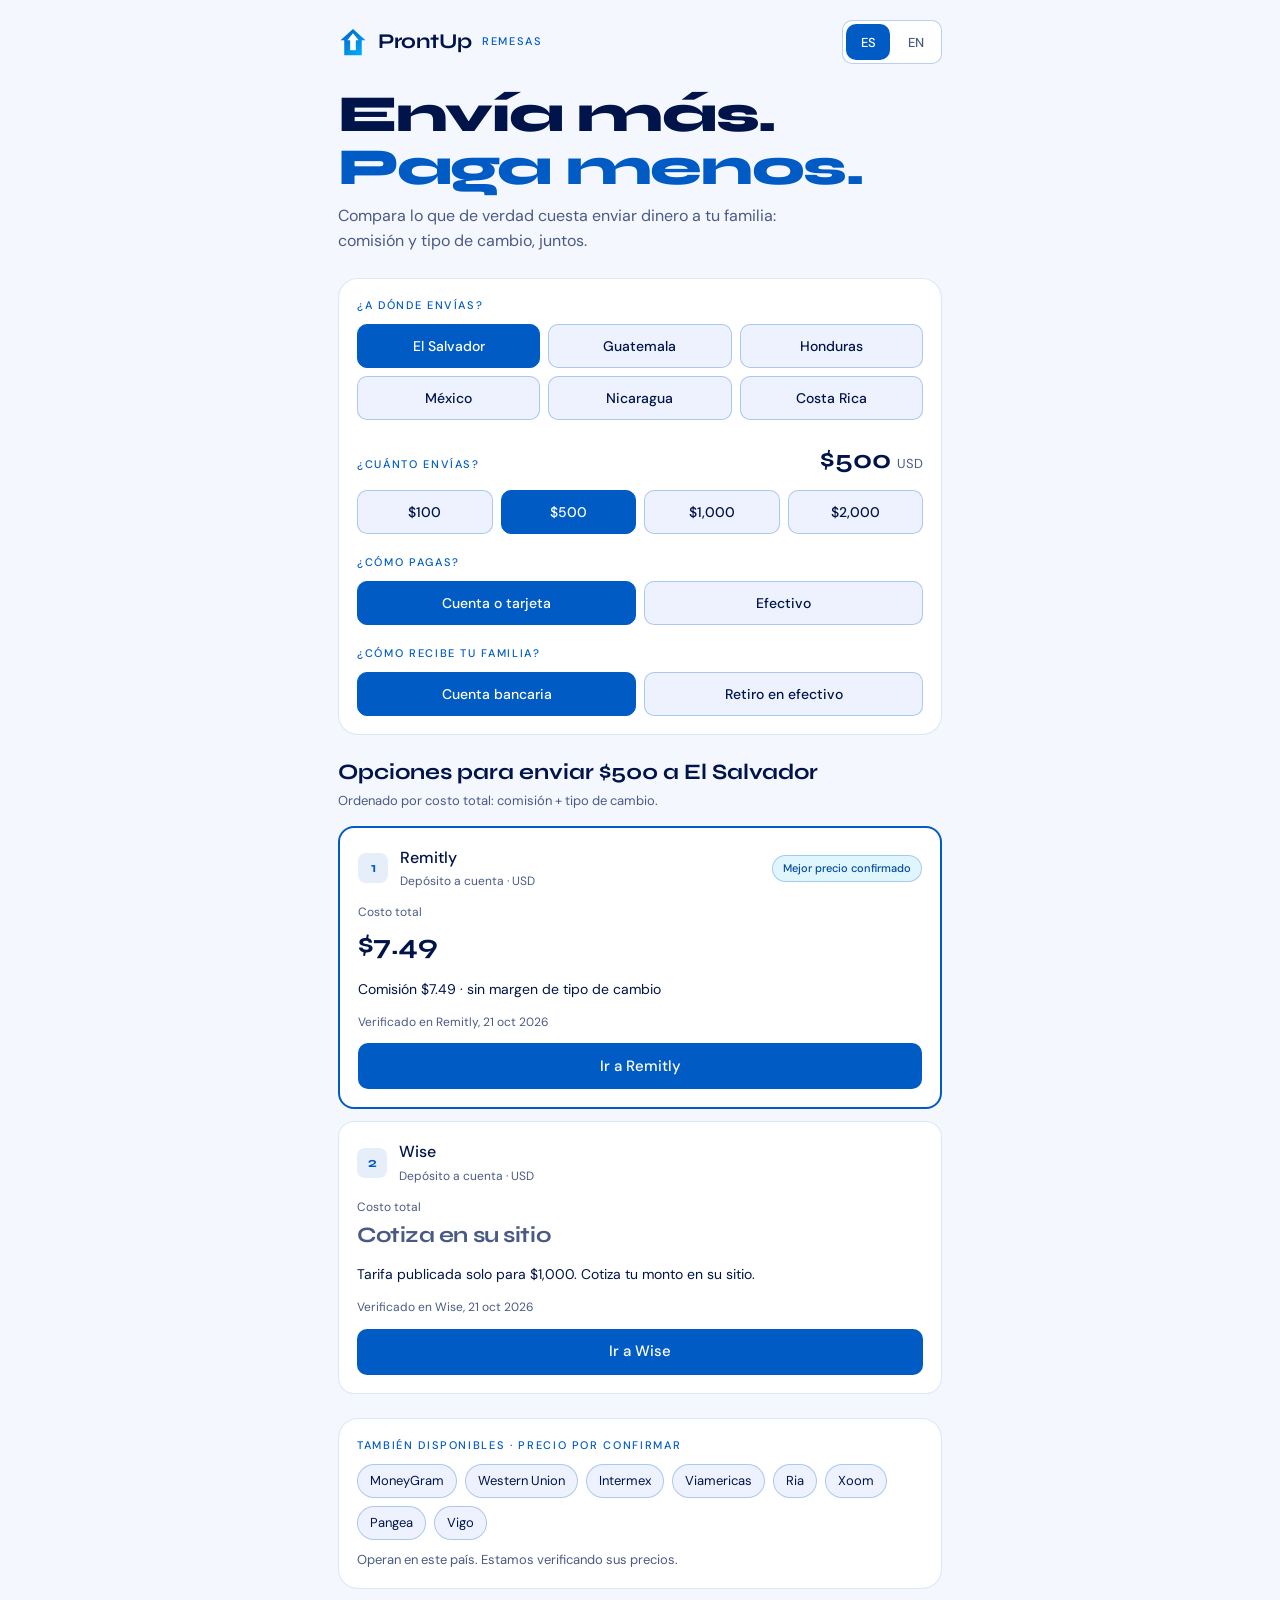
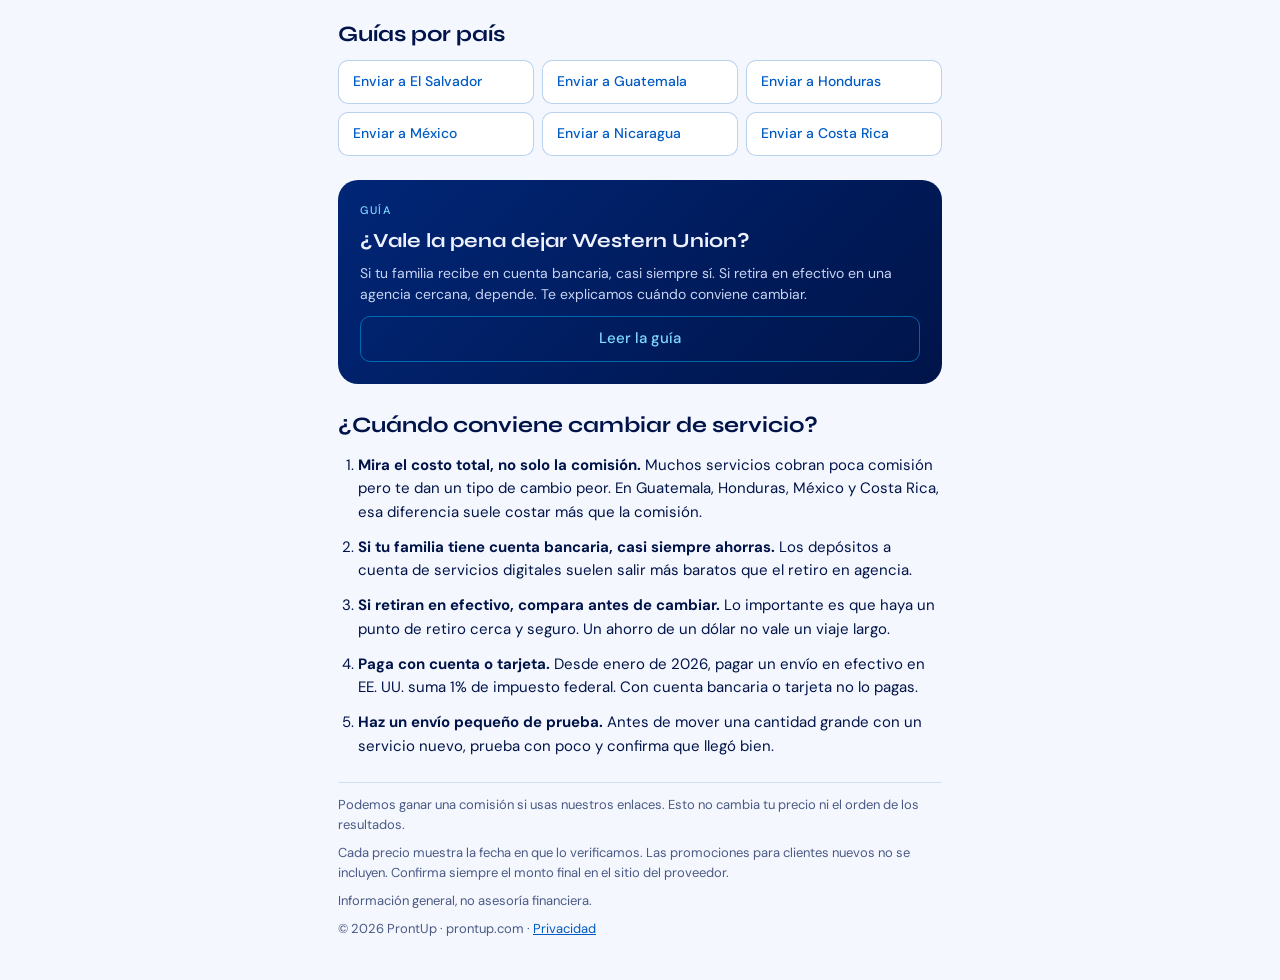
<file: index.html>
<!doctype html>
<html lang="es">
<head>
<meta charset="utf-8">
<meta name="viewport" content="width=device-width, initial-scale=1">
<title>ProntUp Remesas – Compara cuánto cuesta enviar dinero a tu familia</title>
<meta name="description" content="Compara comisión y tipo de cambio para enviar dinero desde EE. UU. a El Salvador, Guatemala, Honduras, México, Nicaragua y Costa Rica. Precios verificados.">
<link rel="canonical" href="https://www.prontup.com/">
<meta property="og:title" content="ProntUp Remesas – Compara cuánto cuesta enviar dinero a tu familia">
<meta property="og:description" content="Compara comisión y tipo de cambio para enviar dinero desde EE. UU. a El Salvador, Guatemala, Honduras, México, Nicaragua y Costa Rica. Precios verificados.">
<meta property="og:type" content="website">
<meta property="og:url" content="https://www.prontup.com/">
<meta property="og:locale" content="es_US">
<meta name="theme-color" content="#f5f7ff">
<link rel="icon" href="/favicon.svg" type="image/svg+xml">
<link rel="preconnect" href="https://fonts.googleapis.com">
<link rel="preconnect" href="https://fonts.gstatic.com" crossorigin>
<link rel="stylesheet" href="https://fonts.googleapis.com/css2?family=Syne:wght@600;700;800&family=DM+Sans:opsz,wght@9..40,300;9..40,400;9..40,500&display=swap">
<link rel="stylesheet" href="/styles.css">
<script type="application/ld+json">{"@context": "https://schema.org", "@type": "WebPage", "name": "ProntUp Remesas – Compara cuánto cuesta enviar dinero a tu familia", "description": "Compara comisión y tipo de cambio para enviar dinero desde EE. UU. a El Salvador, Guatemala, Honduras, México, Nicaragua y Costa Rica. Precios verificados.", "url": "https://www.prontup.com/", "inLanguage": "es", "dateModified": "2026-10-21", "isPartOf": {"@type": "WebSite", "name": "ProntUp Remesas", "url": "https://www.prontup.com/"}}</script>
</head>
<body>
<div class="page">
<header class="top">
  <a class="brand" href="/" aria-label="ProntUp"><svg width="30" height="30" viewBox="0 0 48 48" fill="none" aria-hidden="true"><defs><linearGradient id="pmk" x1="4" y1="3" x2="44" y2="45" gradientUnits="userSpaceOnUse"><stop offset="0%" stop-color="#005bc5"/><stop offset="100%" stop-color="#00b4fc"/></linearGradient></defs><path d="M24 3L44 21H38V45H10V21H4L24 3Z" fill="url(#pmk)"/><path d="M24 10L33 21H28.5V37H19.5V21H15L24 10Z" fill="white"/></svg><span class="wordmark">ProntUp</span><span class="label" data-t="tag">Remesas</span></a>
  <div class="langs" id="langs"></div>
</header>
<main>
  <section class="hero">
    <h1><span data-t="title1">Envía más.</span><br><span class="accent" data-t="title2">Paga menos.</span></h1>
    <p class="lead" data-t="sub">Compara lo que de verdad cuesta enviar dinero a tu familia: comisión y tipo de cambio, juntos.</p>
  </section>

  <section class="panel" aria-label="Comparador">
    <div class="field"><div class="label" data-t="qCountry">¿A dónde envías?</div><div class="grid2" id="countries"></div></div>
    <div class="field">
      <div class="row-between"><div class="label" data-t="qAmount">¿Cuánto envías?</div><div class="amount"><span id="amountText">$500</span> <small>USD</small></div></div>
      <div class="grid4" id="amounts"></div>
    </div>
    <div class="field"><div class="label" data-t="qFund">¿Cómo pagas?</div><div class="row" id="funds"></div></div>
    <div class="field"><div class="label" data-t="qRecv">¿Cómo recibe tu familia?</div><div class="row" id="recvs"></div></div>
    <div class="field" id="curBlock" hidden><div class="label" data-t="qCur">Recibe en</div><div class="row" id="curs"></div></div>
  </section>
  <p class="banner warn" id="cashBanner" hidden data-t="cashBanner"></p>
  <p class="banner info" id="note" hidden></p>
  <section class="results" aria-live="polite">
    <h2 id="resultsTitle"></h2>
    <p class="muted small" data-t="sortedBy"></p>
    <div id="results" class="cards"></div>
    <p class="empty" id="empty" hidden></p>
  </section>
  <section class="panel others" id="othersBlock">
    <div class="label" data-t="others"></div>
    <ul class="pills" id="others"></ul>
    <p class="muted small" data-t="othersNote"></p>
  </section>
<section lang="es"><nav class="countries-nav" aria-label="Guías por país"><h2>Guías por país</h2><ul><li><a href="/enviar-dinero-a-el-salvador">Enviar a El Salvador</a></li><li><a href="/enviar-dinero-a-guatemala">Enviar a Guatemala</a></li><li><a href="/enviar-dinero-a-honduras">Enviar a Honduras</a></li><li><a href="/enviar-dinero-a-mexico">Enviar a México</a></li><li><a href="/enviar-dinero-a-nicaragua">Enviar a Nicaragua</a></li><li><a href="/enviar-dinero-a-costa-rica">Enviar a Costa Rica</a></li></ul></nav></section>

  <section class="edu">
    <div class="label" data-t="eduTag">Guía</div>
    <h3 data-t="eduTitle"></h3>
    <p data-t="eduBody"></p>
    <a class="cta-outline" href="#guia" data-t="eduCta">Leer la guía</a>
  </section>
  <section class="guide" id="guia">
    <h2 data-t="guideTitle"></h2>
    <ol id="guideList"></ol>
  </section>
</main>
<footer class="foot">
  <p data-t="disclosure">Podemos ganar una comisión si usas nuestros enlaces. Esto no cambia tu precio ni el orden de los resultados.</p>
  <p data-t="updated"></p>
  <p data-t="notAdvice"></p>
  <p class="small">© 2026 ProntUp · prontup.com · <a href="/privacidad" data-t="privacy">Privacidad</a></p>
</footer>
</div>
<noscript><p class="banner warn">Activa JavaScript para usar el comparador. / Turn on JavaScript to use the comparison.</p></noscript>
<script src="/app.js"></script>
</body>
</html>
</file>
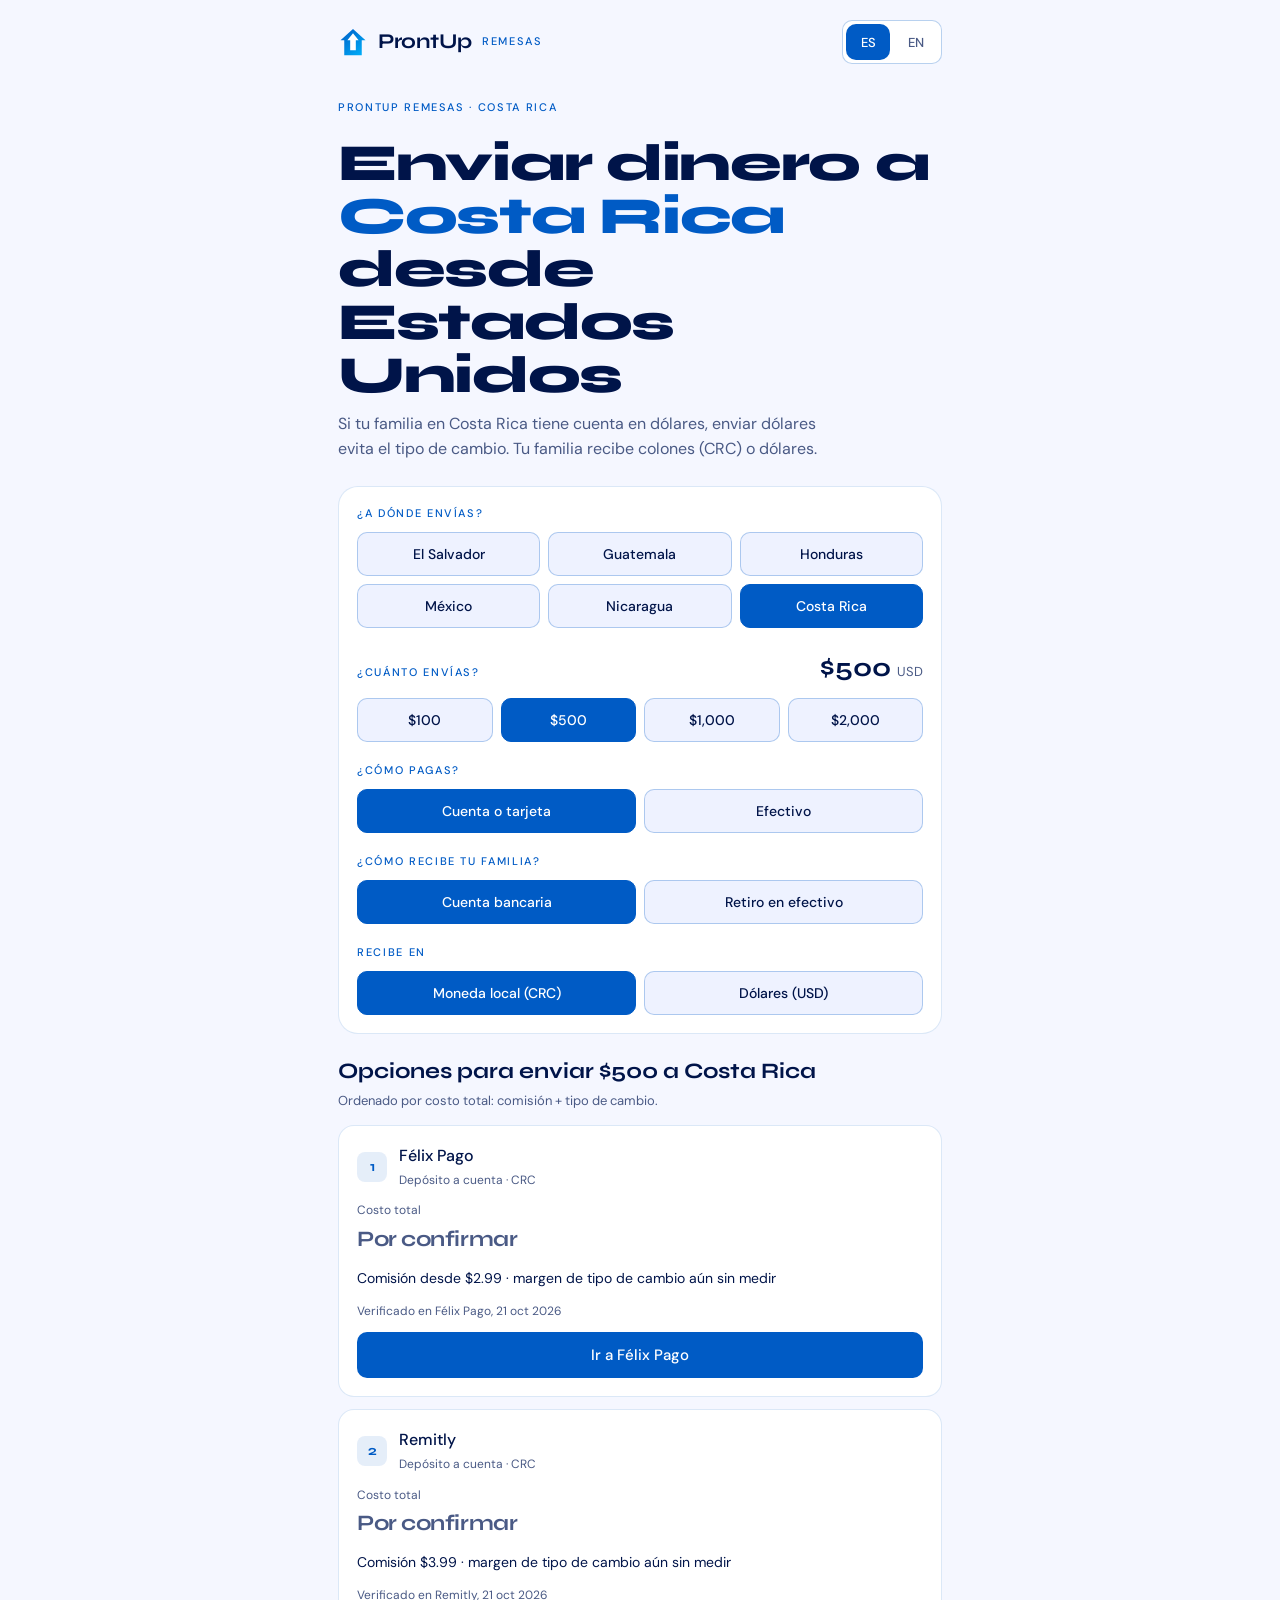
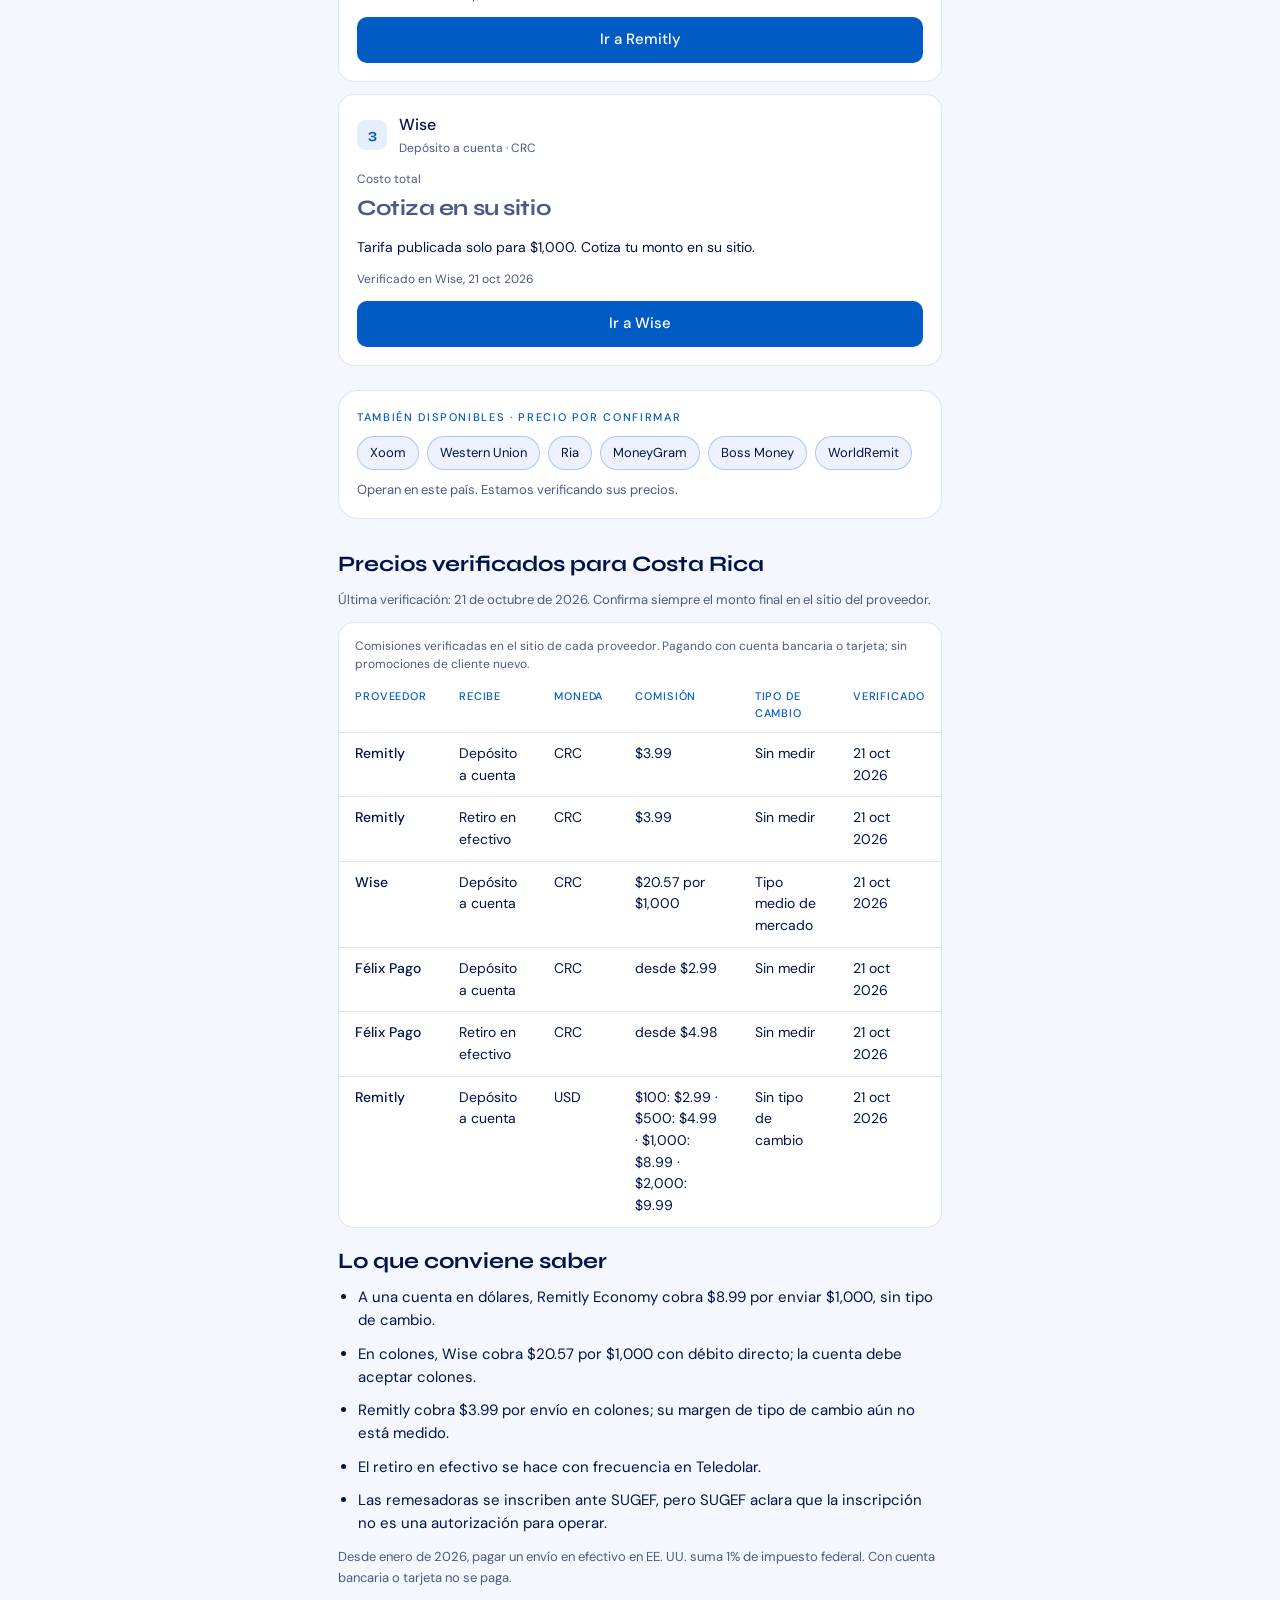
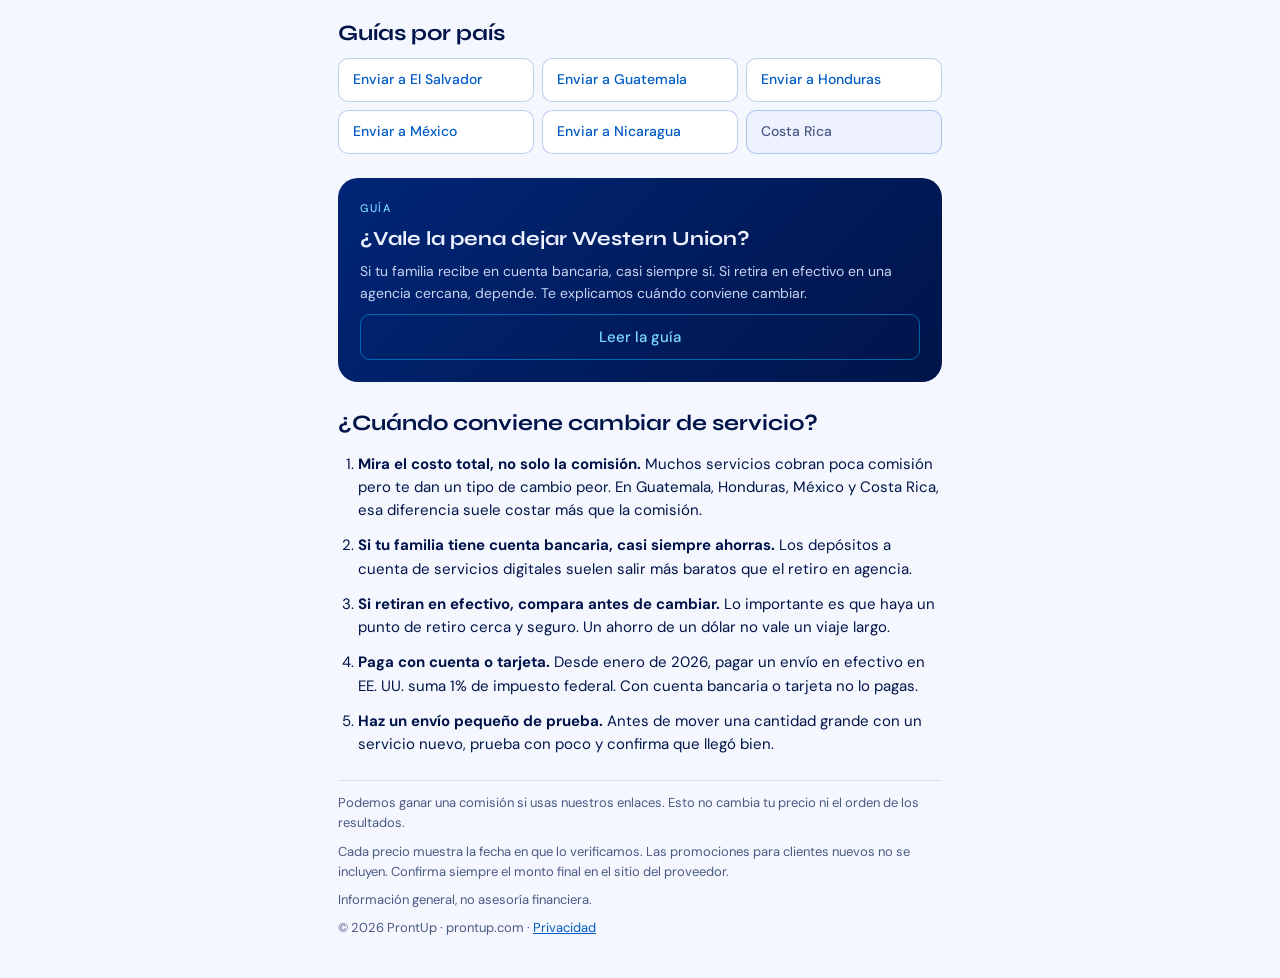
<file: enviar-dinero-a-costa-rica.html>
<!doctype html>
<html lang="es">
<head>
<meta charset="utf-8">
<meta name="viewport" content="width=device-width, initial-scale=1">
<title>Enviar dinero a Costa Rica desde Estados Unidos: costos comparados (octubre 2026) | ProntUp</title>
<meta name="description" content="¿Cuánto cuesta enviar dinero a Costa Rica desde EE. UU.? Comparamos comisión y tipo de cambio de Remitly, Wise y más. Verificado el 21 de octubre de 2026.">
<link rel="canonical" href="https://www.prontup.com/enviar-dinero-a-costa-rica">
<meta property="og:title" content="Enviar dinero a Costa Rica desde Estados Unidos: costos comparados (octubre 2026) | ProntUp">
<meta property="og:description" content="¿Cuánto cuesta enviar dinero a Costa Rica desde EE. UU.? Comparamos comisión y tipo de cambio de Remitly, Wise y más. Verificado el 21 de octubre de 2026.">
<meta property="og:type" content="website">
<meta property="og:url" content="https://www.prontup.com/enviar-dinero-a-costa-rica">
<meta property="og:locale" content="es_US">
<meta name="theme-color" content="#f5f7ff">
<link rel="icon" href="/favicon.svg" type="image/svg+xml">
<link rel="preconnect" href="https://fonts.googleapis.com">
<link rel="preconnect" href="https://fonts.gstatic.com" crossorigin>
<link rel="stylesheet" href="https://fonts.googleapis.com/css2?family=Syne:wght@600;700;800&family=DM+Sans:opsz,wght@9..40,300;9..40,400;9..40,500&display=swap">
<link rel="stylesheet" href="/styles.css">
<script type="application/ld+json">{"@context": "https://schema.org", "@type": "WebPage", "name": "Enviar dinero a Costa Rica desde Estados Unidos: costos comparados (octubre 2026) | ProntUp", "description": "¿Cuánto cuesta enviar dinero a Costa Rica desde EE. UU.? Comparamos comisión y tipo de cambio de Remitly, Wise y más. Verificado el 21 de octubre de 2026.", "url": "https://www.prontup.com/enviar-dinero-a-costa-rica", "inLanguage": "es", "dateModified": "2026-10-21", "isPartOf": {"@type": "WebSite", "name": "ProntUp Remesas", "url": "https://www.prontup.com/"}}</script>
</head>
<body data-country="CR">
<div class="page">
<header class="top">
  <a class="brand" href="/" aria-label="ProntUp"><svg width="30" height="30" viewBox="0 0 48 48" fill="none" aria-hidden="true"><defs><linearGradient id="pmk" x1="4" y1="3" x2="44" y2="45" gradientUnits="userSpaceOnUse"><stop offset="0%" stop-color="#005bc5"/><stop offset="100%" stop-color="#00b4fc"/></linearGradient></defs><path d="M24 3L44 21H38V45H10V21H4L24 3Z" fill="url(#pmk)"/><path d="M24 10L33 21H28.5V37H19.5V21H15L24 10Z" fill="white"/></svg><span class="wordmark">ProntUp</span><span class="label" data-t="tag">Remesas</span></a>
  <div class="langs" id="langs"></div>
</header>
<main>
  <section class="hero" lang="es">
    <p class="label"><a href="/">ProntUp Remesas</a> · Costa Rica</p>
    <h1>Enviar dinero a <span class="accent">Costa Rica</span> desde Estados Unidos</h1>
    <p class="lead">Si tu familia en Costa Rica tiene cuenta en dólares, enviar dólares evita el tipo de cambio. Tu familia recibe colones (CRC) o dólares.</p>
  </section>

  <section class="panel" aria-label="Comparador">
    <div class="field"><div class="label" data-t="qCountry">¿A dónde envías?</div><div class="grid2" id="countries"></div></div>
    <div class="field">
      <div class="row-between"><div class="label" data-t="qAmount">¿Cuánto envías?</div><div class="amount"><span id="amountText">$500</span> <small>USD</small></div></div>
      <div class="grid4" id="amounts"></div>
    </div>
    <div class="field"><div class="label" data-t="qFund">¿Cómo pagas?</div><div class="row" id="funds"></div></div>
    <div class="field"><div class="label" data-t="qRecv">¿Cómo recibe tu familia?</div><div class="row" id="recvs"></div></div>
    <div class="field" id="curBlock" hidden><div class="label" data-t="qCur">Recibe en</div><div class="row" id="curs"></div></div>
  </section>
  <p class="banner warn" id="cashBanner" hidden data-t="cashBanner"></p>
  <p class="banner info" id="note" hidden></p>
  <section class="results" aria-live="polite">
    <h2 id="resultsTitle"></h2>
    <p class="muted small" data-t="sortedBy"></p>
    <div id="results" class="cards"></div>
    <p class="empty" id="empty" hidden></p>
  </section>
  <section class="panel others" id="othersBlock">
    <div class="label" data-t="others"></div>
    <ul class="pills" id="others"></ul>
    <p class="muted small" data-t="othersNote"></p>
  </section>
  <section class="country-info" lang="es">
    <h2>Precios verificados para Costa Rica</h2>
    <p class="muted small">Última verificación: 21 de octubre de 2026. Confirma siempre el monto final en el sitio del proveedor.</p>
    <div class="table-wrap"><table class="prices"><caption>Comisiones verificadas en el sitio de cada proveedor. Pagando con cuenta bancaria o tarjeta; sin promociones de cliente nuevo.</caption><thead><tr><th scope="col">Proveedor</th><th scope="col">Recibe</th><th scope="col">Moneda</th><th scope="col">Comisión</th><th scope="col">Tipo de cambio</th><th scope="col">Verificado</th></tr></thead><tbody><tr><th scope="row">Remitly</th><td>Depósito a cuenta</td><td>CRC</td><td>$3.99</td><td>Sin medir</td><td>21 oct 2026</td></tr><tr><th scope="row">Remitly</th><td>Retiro en efectivo</td><td>CRC</td><td>$3.99</td><td>Sin medir</td><td>21 oct 2026</td></tr><tr><th scope="row">Wise</th><td>Depósito a cuenta</td><td>CRC</td><td>$20.57 por $1,000</td><td>Tipo medio de mercado</td><td>21 oct 2026</td></tr><tr><th scope="row">Félix Pago</th><td>Depósito a cuenta</td><td>CRC</td><td>desde $2.99</td><td>Sin medir</td><td>21 oct 2026</td></tr><tr><th scope="row">Félix Pago</th><td>Retiro en efectivo</td><td>CRC</td><td>desde $4.98</td><td>Sin medir</td><td>21 oct 2026</td></tr><tr><th scope="row">Remitly</th><td>Depósito a cuenta</td><td>USD</td><td>$100: $2.99 · $500: $4.99 · $1,000: $8.99 · $2,000: $9.99</td><td>Sin tipo de cambio</td><td>21 oct 2026</td></tr></tbody></table></div>
    <h2>Lo que conviene saber</h2>
    <ul class="facts"><li>A una cuenta en dólares, Remitly Economy cobra $8.99 por enviar $1,000, sin tipo de cambio.</li><li>En colones, Wise cobra $20.57 por $1,000 con débito directo; la cuenta debe aceptar colones.</li><li>Remitly cobra $3.99 por envío en colones; su margen de tipo de cambio aún no está medido.</li><li>El retiro en efectivo se hace con frecuencia en Teledolar.</li><li>Las remesadoras se inscriben ante SUGEF, pero SUGEF aclara que la inscripción no es una autorización para operar.</li></ul>
    <p class="muted small">Desde enero de 2026, pagar un envío en efectivo en EE. UU. suma 1% de impuesto federal. Con cuenta bancaria o tarjeta no se paga.</p>
  </section>
  <section lang="es"><nav class="countries-nav" aria-label="Guías por país"><h2>Guías por país</h2><ul><li><a href="/enviar-dinero-a-el-salvador">Enviar a El Salvador</a></li><li><a href="/enviar-dinero-a-guatemala">Enviar a Guatemala</a></li><li><a href="/enviar-dinero-a-honduras">Enviar a Honduras</a></li><li><a href="/enviar-dinero-a-mexico">Enviar a México</a></li><li><a href="/enviar-dinero-a-nicaragua">Enviar a Nicaragua</a></li><li><span aria-current="page">Costa Rica</span></li></ul></nav></section>

  <section class="edu">
    <div class="label" data-t="eduTag">Guía</div>
    <h3 data-t="eduTitle"></h3>
    <p data-t="eduBody"></p>
    <a class="cta-outline" href="#guia" data-t="eduCta">Leer la guía</a>
  </section>
  <section class="guide" id="guia">
    <h2 data-t="guideTitle"></h2>
    <ol id="guideList"></ol>
  </section>
</main>
<footer class="foot">
  <p data-t="disclosure">Podemos ganar una comisión si usas nuestros enlaces. Esto no cambia tu precio ni el orden de los resultados.</p>
  <p data-t="updated"></p>
  <p data-t="notAdvice"></p>
  <p class="small">© 2026 ProntUp · prontup.com · <a href="/privacidad" data-t="privacy">Privacidad</a></p>
</footer>
</div>
<noscript><p class="banner warn">Activa JavaScript para usar el comparador. / Turn on JavaScript to use the comparison.</p></noscript>
<script src="/app.js"></script>
</body>
</html>
</file>
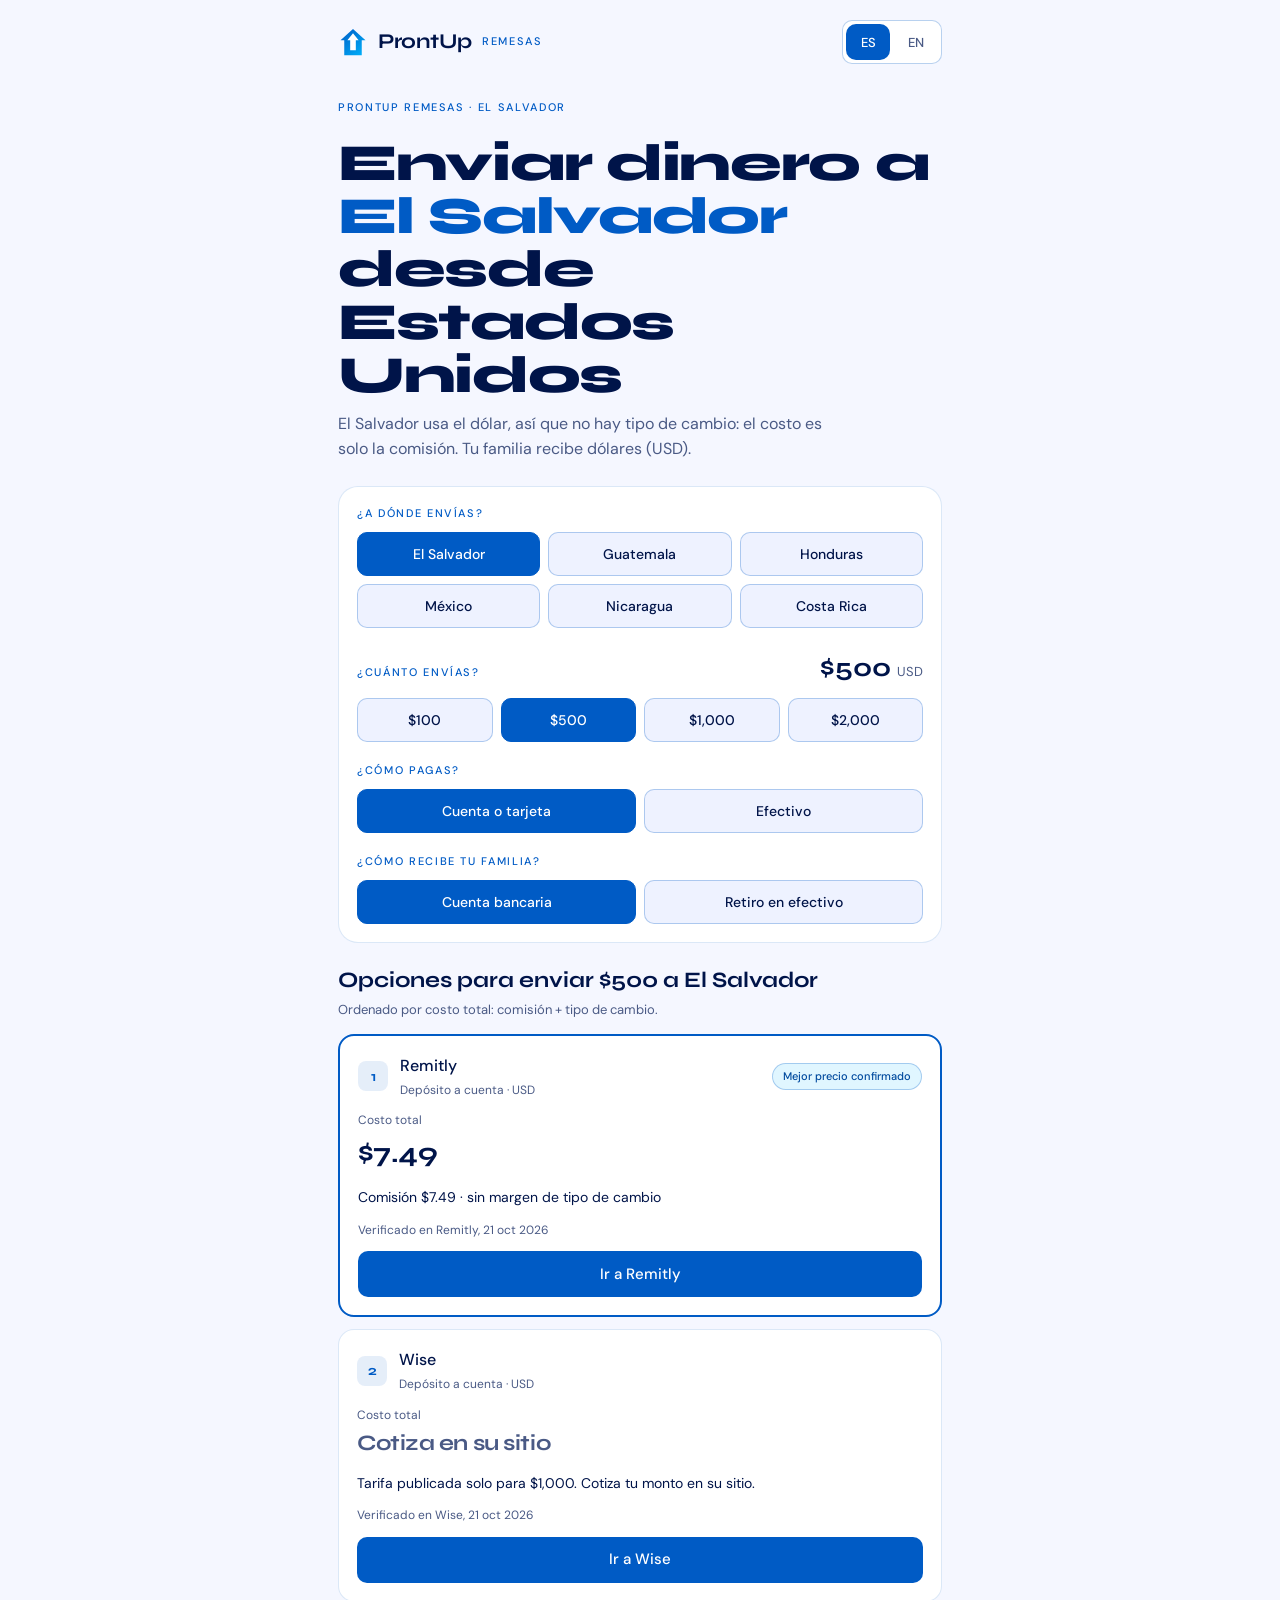
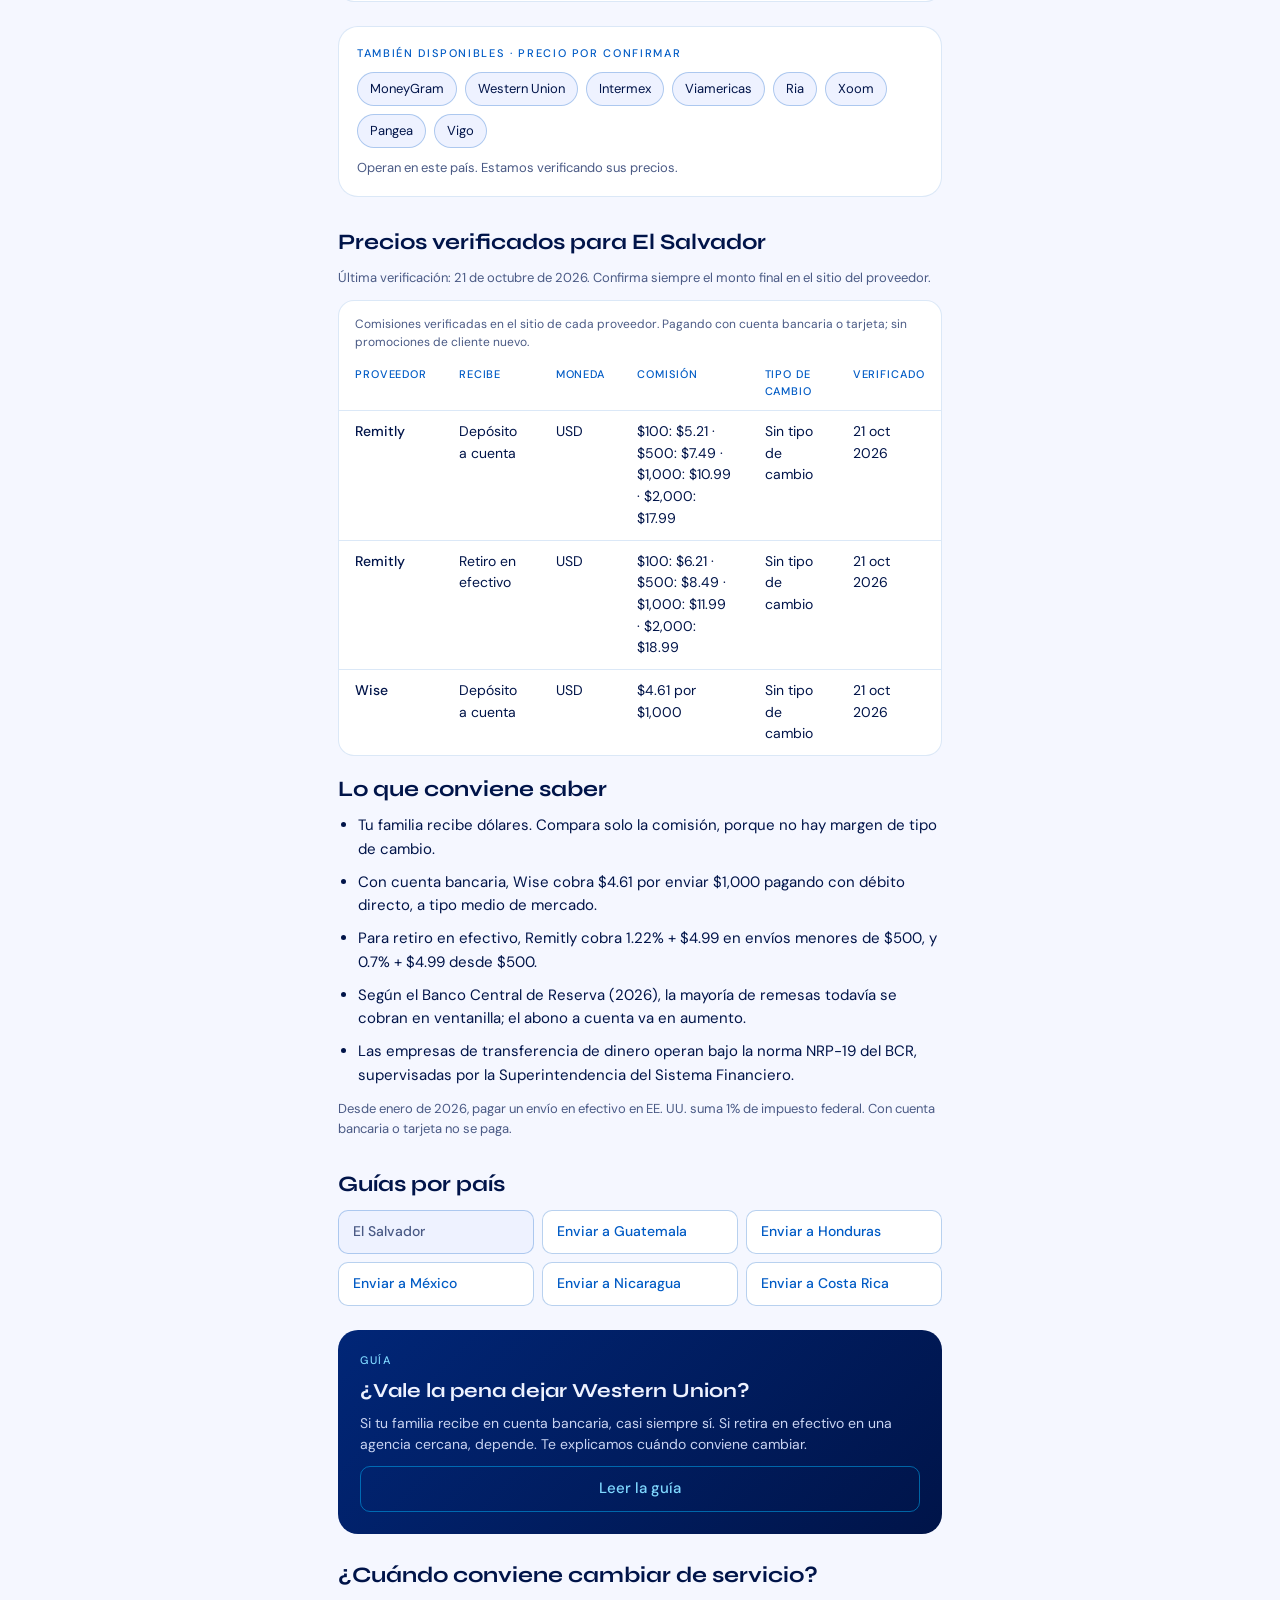
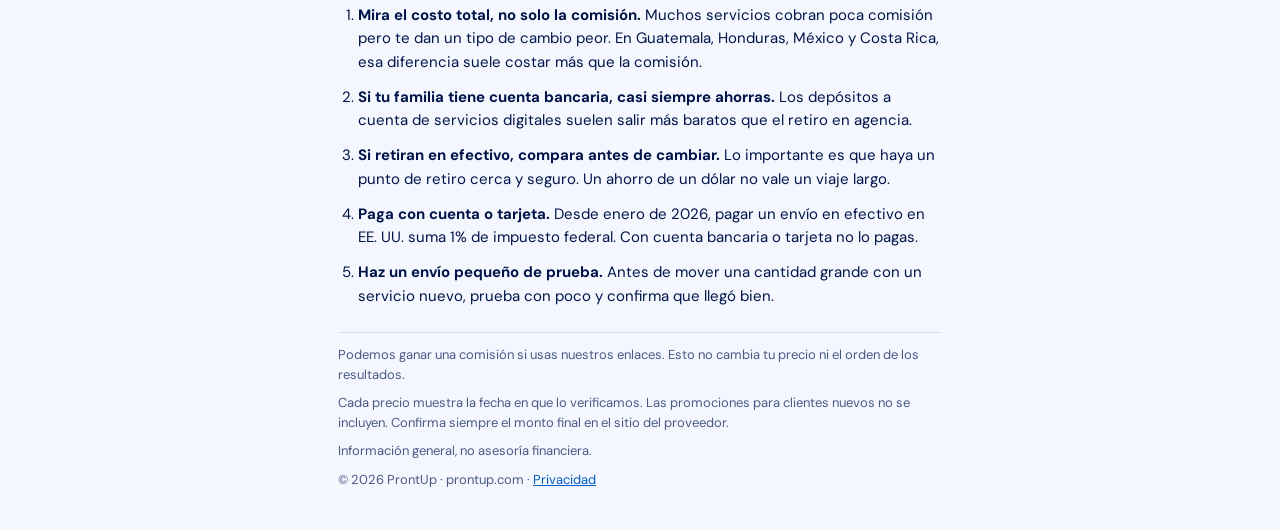
<file: enviar-dinero-a-el-salvador.html>
<!doctype html>
<html lang="es">
<head>
<meta charset="utf-8">
<meta name="viewport" content="width=device-width, initial-scale=1">
<title>Enviar dinero a El Salvador desde Estados Unidos: costos comparados (octubre 2026) | ProntUp</title>
<meta name="description" content="¿Cuánto cuesta enviar dinero a El Salvador desde EE. UU.? Comparamos comisión y tipo de cambio de Remitly, Wise y más. Verificado el 21 de octubre de 2026.">
<link rel="canonical" href="https://www.prontup.com/enviar-dinero-a-el-salvador">
<meta property="og:title" content="Enviar dinero a El Salvador desde Estados Unidos: costos comparados (octubre 2026) | ProntUp">
<meta property="og:description" content="¿Cuánto cuesta enviar dinero a El Salvador desde EE. UU.? Comparamos comisión y tipo de cambio de Remitly, Wise y más. Verificado el 21 de octubre de 2026.">
<meta property="og:type" content="website">
<meta property="og:url" content="https://www.prontup.com/enviar-dinero-a-el-salvador">
<meta property="og:locale" content="es_US">
<meta name="theme-color" content="#f5f7ff">
<link rel="icon" href="/favicon.svg" type="image/svg+xml">
<link rel="preconnect" href="https://fonts.googleapis.com">
<link rel="preconnect" href="https://fonts.gstatic.com" crossorigin>
<link rel="stylesheet" href="https://fonts.googleapis.com/css2?family=Syne:wght@600;700;800&family=DM+Sans:opsz,wght@9..40,300;9..40,400;9..40,500&display=swap">
<link rel="stylesheet" href="/styles.css">
<script type="application/ld+json">{"@context": "https://schema.org", "@type": "WebPage", "name": "Enviar dinero a El Salvador desde Estados Unidos: costos comparados (octubre 2026) | ProntUp", "description": "¿Cuánto cuesta enviar dinero a El Salvador desde EE. UU.? Comparamos comisión y tipo de cambio de Remitly, Wise y más. Verificado el 21 de octubre de 2026.", "url": "https://www.prontup.com/enviar-dinero-a-el-salvador", "inLanguage": "es", "dateModified": "2026-10-21", "isPartOf": {"@type": "WebSite", "name": "ProntUp Remesas", "url": "https://www.prontup.com/"}}</script>
</head>
<body data-country="SV">
<div class="page">
<header class="top">
  <a class="brand" href="/" aria-label="ProntUp"><svg width="30" height="30" viewBox="0 0 48 48" fill="none" aria-hidden="true"><defs><linearGradient id="pmk" x1="4" y1="3" x2="44" y2="45" gradientUnits="userSpaceOnUse"><stop offset="0%" stop-color="#005bc5"/><stop offset="100%" stop-color="#00b4fc"/></linearGradient></defs><path d="M24 3L44 21H38V45H10V21H4L24 3Z" fill="url(#pmk)"/><path d="M24 10L33 21H28.5V37H19.5V21H15L24 10Z" fill="white"/></svg><span class="wordmark">ProntUp</span><span class="label" data-t="tag">Remesas</span></a>
  <div class="langs" id="langs"></div>
</header>
<main>
  <section class="hero" lang="es">
    <p class="label"><a href="/">ProntUp Remesas</a> · El Salvador</p>
    <h1>Enviar dinero a <span class="accent">El Salvador</span> desde Estados Unidos</h1>
    <p class="lead">El Salvador usa el dólar, así que no hay tipo de cambio: el costo es solo la comisión. Tu familia recibe dólares (USD).</p>
  </section>

  <section class="panel" aria-label="Comparador">
    <div class="field"><div class="label" data-t="qCountry">¿A dónde envías?</div><div class="grid2" id="countries"></div></div>
    <div class="field">
      <div class="row-between"><div class="label" data-t="qAmount">¿Cuánto envías?</div><div class="amount"><span id="amountText">$500</span> <small>USD</small></div></div>
      <div class="grid4" id="amounts"></div>
    </div>
    <div class="field"><div class="label" data-t="qFund">¿Cómo pagas?</div><div class="row" id="funds"></div></div>
    <div class="field"><div class="label" data-t="qRecv">¿Cómo recibe tu familia?</div><div class="row" id="recvs"></div></div>
    <div class="field" id="curBlock" hidden><div class="label" data-t="qCur">Recibe en</div><div class="row" id="curs"></div></div>
  </section>
  <p class="banner warn" id="cashBanner" hidden data-t="cashBanner"></p>
  <p class="banner info" id="note" hidden></p>
  <section class="results" aria-live="polite">
    <h2 id="resultsTitle"></h2>
    <p class="muted small" data-t="sortedBy"></p>
    <div id="results" class="cards"></div>
    <p class="empty" id="empty" hidden></p>
  </section>
  <section class="panel others" id="othersBlock">
    <div class="label" data-t="others"></div>
    <ul class="pills" id="others"></ul>
    <p class="muted small" data-t="othersNote"></p>
  </section>
  <section class="country-info" lang="es">
    <h2>Precios verificados para El Salvador</h2>
    <p class="muted small">Última verificación: 21 de octubre de 2026. Confirma siempre el monto final en el sitio del proveedor.</p>
    <div class="table-wrap"><table class="prices"><caption>Comisiones verificadas en el sitio de cada proveedor. Pagando con cuenta bancaria o tarjeta; sin promociones de cliente nuevo.</caption><thead><tr><th scope="col">Proveedor</th><th scope="col">Recibe</th><th scope="col">Moneda</th><th scope="col">Comisión</th><th scope="col">Tipo de cambio</th><th scope="col">Verificado</th></tr></thead><tbody><tr><th scope="row">Remitly</th><td>Depósito a cuenta</td><td>USD</td><td>$100: $5.21 · $500: $7.49 · $1,000: $10.99 · $2,000: $17.99</td><td>Sin tipo de cambio</td><td>21 oct 2026</td></tr><tr><th scope="row">Remitly</th><td>Retiro en efectivo</td><td>USD</td><td>$100: $6.21 · $500: $8.49 · $1,000: $11.99 · $2,000: $18.99</td><td>Sin tipo de cambio</td><td>21 oct 2026</td></tr><tr><th scope="row">Wise</th><td>Depósito a cuenta</td><td>USD</td><td>$4.61 por $1,000</td><td>Sin tipo de cambio</td><td>21 oct 2026</td></tr></tbody></table></div>
    <h2>Lo que conviene saber</h2>
    <ul class="facts"><li>Tu familia recibe dólares. Compara solo la comisión, porque no hay margen de tipo de cambio.</li><li>Con cuenta bancaria, Wise cobra $4.61 por enviar $1,000 pagando con débito directo, a tipo medio de mercado.</li><li>Para retiro en efectivo, Remitly cobra 1.22% + $4.99 en envíos menores de $500, y 0.7% + $4.99 desde $500.</li><li>Según el Banco Central de Reserva (2026), la mayoría de remesas todavía se cobran en ventanilla; el abono a cuenta va en aumento.</li><li>Las empresas de transferencia de dinero operan bajo la norma NRP-19 del BCR, supervisadas por la Superintendencia del Sistema Financiero.</li></ul>
    <p class="muted small">Desde enero de 2026, pagar un envío en efectivo en EE. UU. suma 1% de impuesto federal. Con cuenta bancaria o tarjeta no se paga.</p>
  </section>
  <section lang="es"><nav class="countries-nav" aria-label="Guías por país"><h2>Guías por país</h2><ul><li><span aria-current="page">El Salvador</span></li><li><a href="/enviar-dinero-a-guatemala">Enviar a Guatemala</a></li><li><a href="/enviar-dinero-a-honduras">Enviar a Honduras</a></li><li><a href="/enviar-dinero-a-mexico">Enviar a México</a></li><li><a href="/enviar-dinero-a-nicaragua">Enviar a Nicaragua</a></li><li><a href="/enviar-dinero-a-costa-rica">Enviar a Costa Rica</a></li></ul></nav></section>

  <section class="edu">
    <div class="label" data-t="eduTag">Guía</div>
    <h3 data-t="eduTitle"></h3>
    <p data-t="eduBody"></p>
    <a class="cta-outline" href="#guia" data-t="eduCta">Leer la guía</a>
  </section>
  <section class="guide" id="guia">
    <h2 data-t="guideTitle"></h2>
    <ol id="guideList"></ol>
  </section>
</main>
<footer class="foot">
  <p data-t="disclosure">Podemos ganar una comisión si usas nuestros enlaces. Esto no cambia tu precio ni el orden de los resultados.</p>
  <p data-t="updated"></p>
  <p data-t="notAdvice"></p>
  <p class="small">© 2026 ProntUp · prontup.com · <a href="/privacidad" data-t="privacy">Privacidad</a></p>
</footer>
</div>
<noscript><p class="banner warn">Activa JavaScript para usar el comparador. / Turn on JavaScript to use the comparison.</p></noscript>
<script src="/app.js"></script>
</body>
</html>
</file>
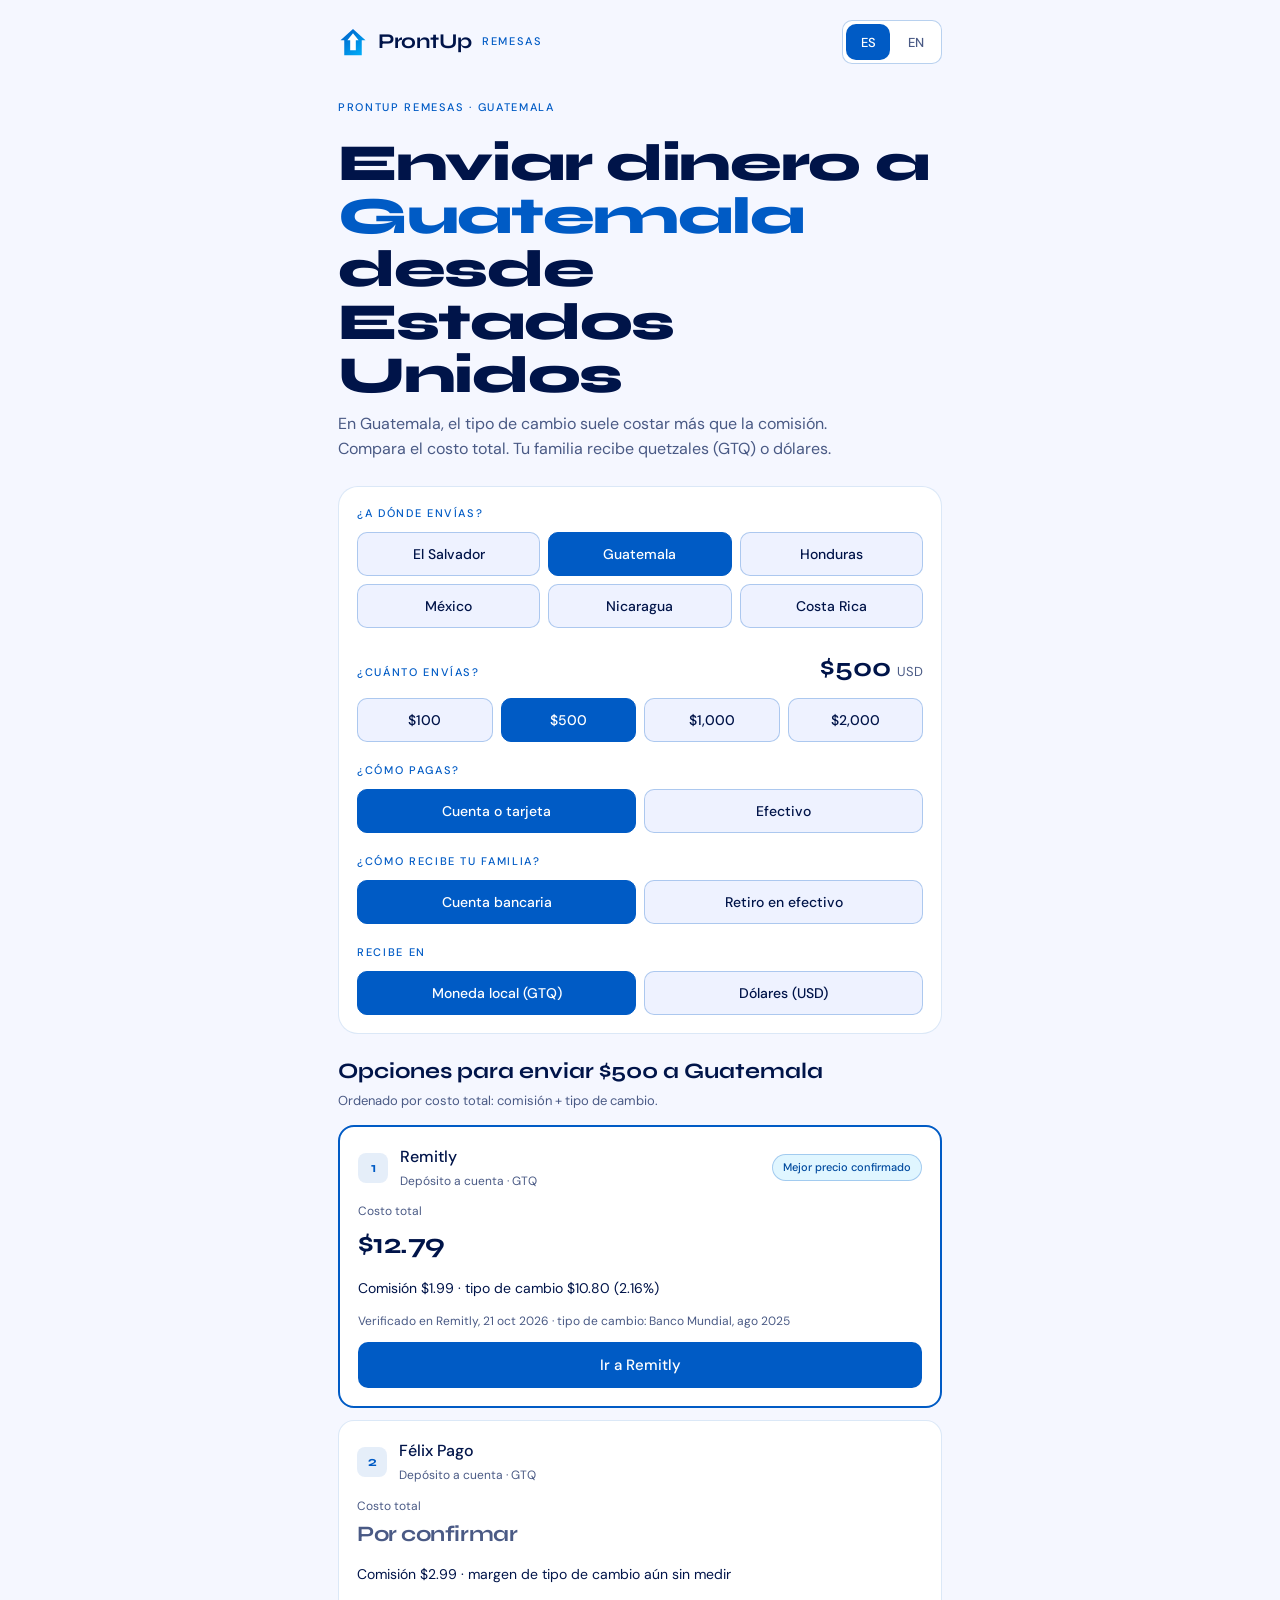
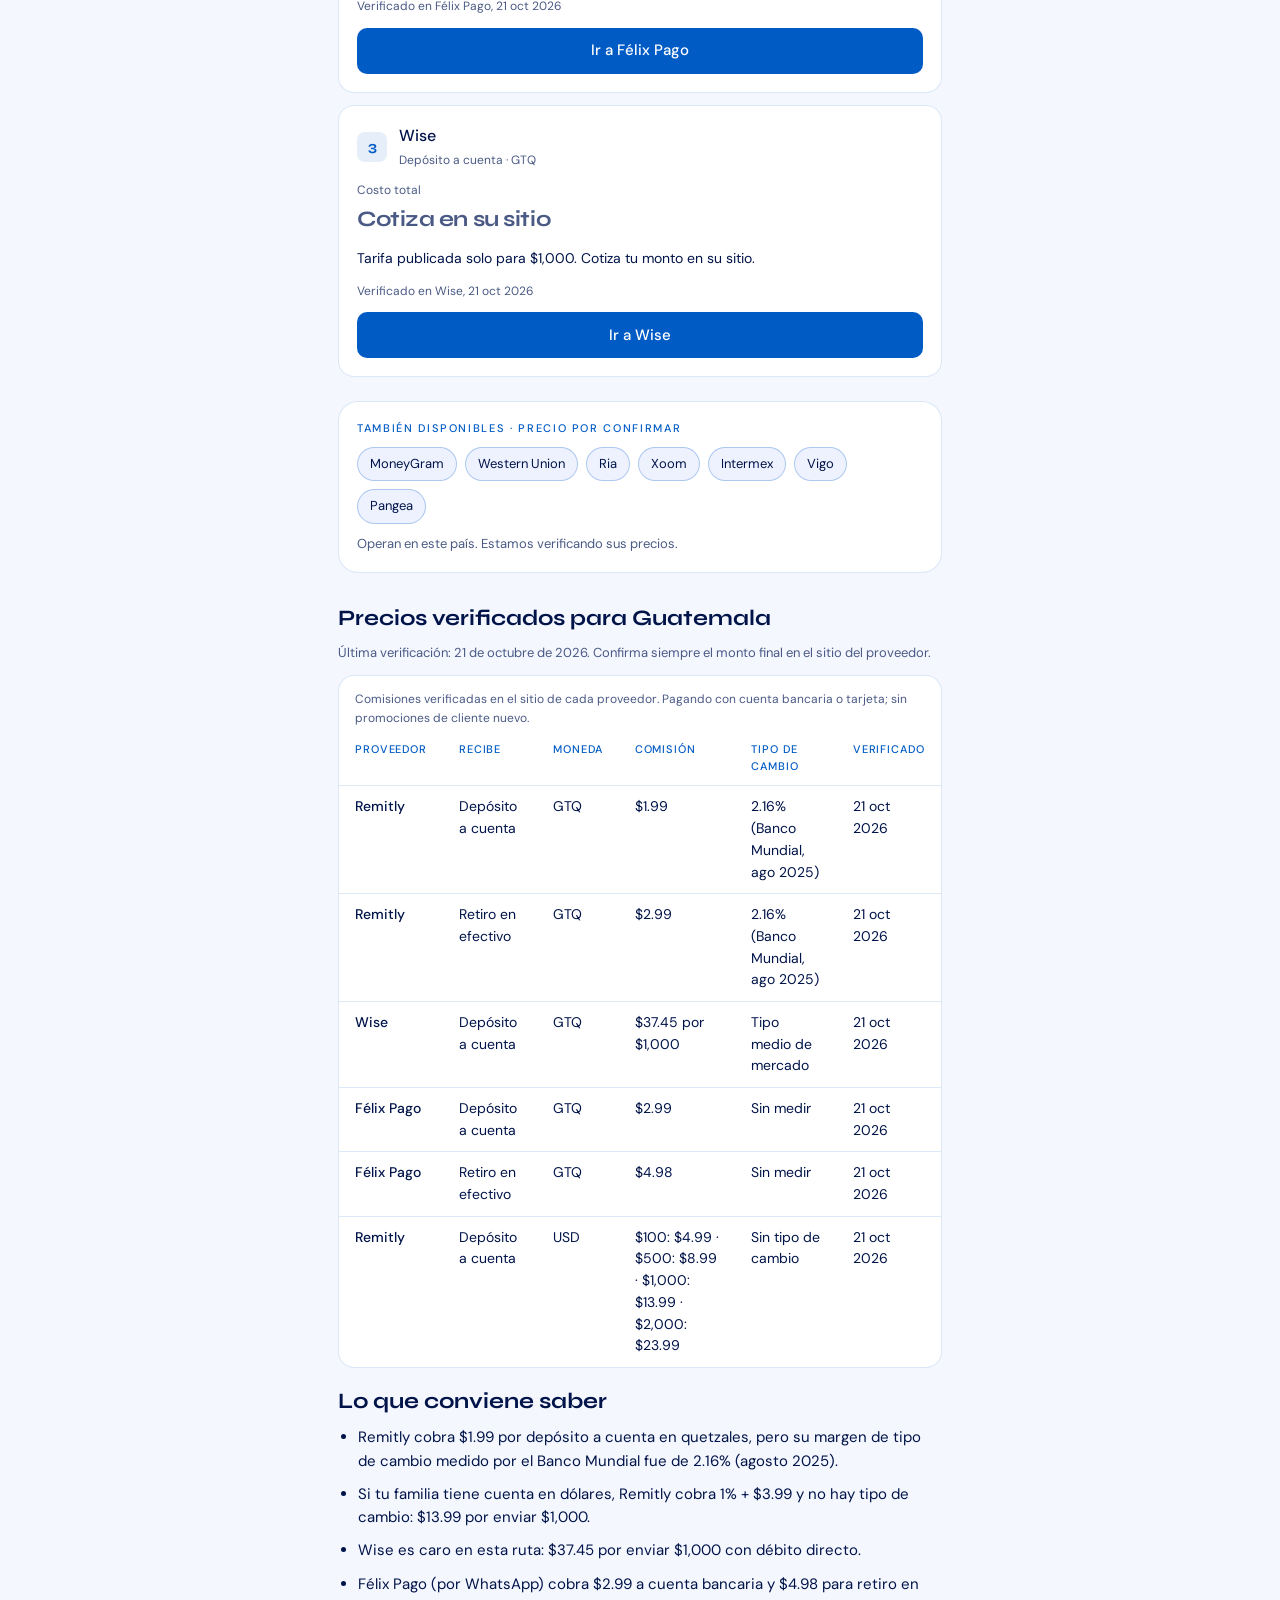
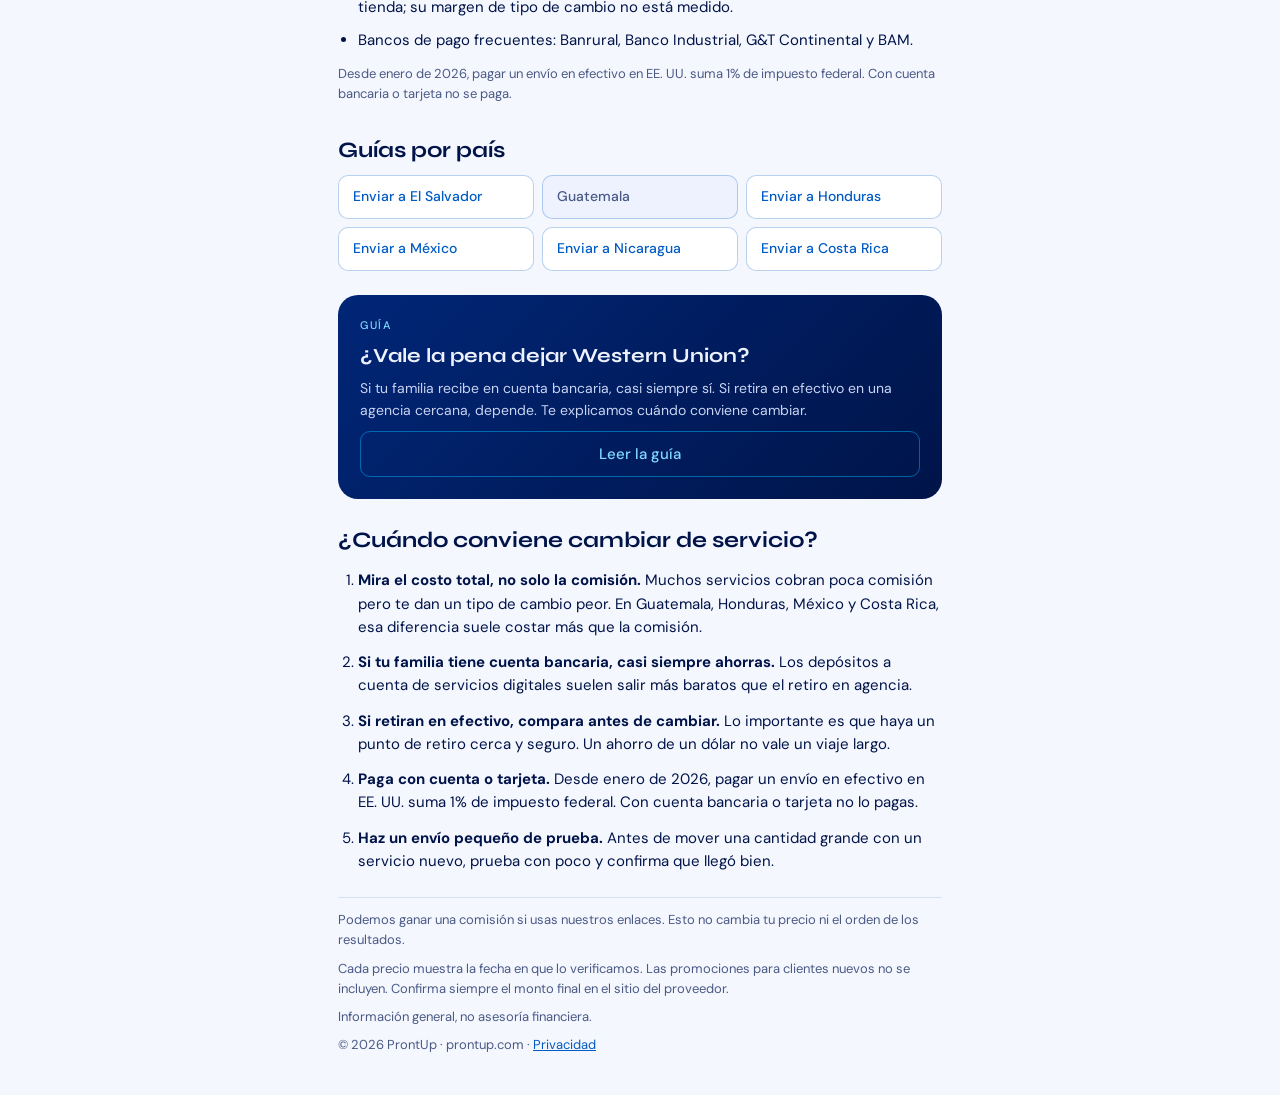
<file: enviar-dinero-a-guatemala.html>
<!doctype html>
<html lang="es">
<head>
<meta charset="utf-8">
<meta name="viewport" content="width=device-width, initial-scale=1">
<title>Enviar dinero a Guatemala desde Estados Unidos: costos comparados (octubre 2026) | ProntUp</title>
<meta name="description" content="¿Cuánto cuesta enviar dinero a Guatemala desde EE. UU.? Comparamos comisión y tipo de cambio de Remitly, Wise y más. Verificado el 21 de octubre de 2026.">
<link rel="canonical" href="https://www.prontup.com/enviar-dinero-a-guatemala">
<meta property="og:title" content="Enviar dinero a Guatemala desde Estados Unidos: costos comparados (octubre 2026) | ProntUp">
<meta property="og:description" content="¿Cuánto cuesta enviar dinero a Guatemala desde EE. UU.? Comparamos comisión y tipo de cambio de Remitly, Wise y más. Verificado el 21 de octubre de 2026.">
<meta property="og:type" content="website">
<meta property="og:url" content="https://www.prontup.com/enviar-dinero-a-guatemala">
<meta property="og:locale" content="es_US">
<meta name="theme-color" content="#f5f7ff">
<link rel="icon" href="/favicon.svg" type="image/svg+xml">
<link rel="preconnect" href="https://fonts.googleapis.com">
<link rel="preconnect" href="https://fonts.gstatic.com" crossorigin>
<link rel="stylesheet" href="https://fonts.googleapis.com/css2?family=Syne:wght@600;700;800&family=DM+Sans:opsz,wght@9..40,300;9..40,400;9..40,500&display=swap">
<link rel="stylesheet" href="/styles.css">
<script type="application/ld+json">{"@context": "https://schema.org", "@type": "WebPage", "name": "Enviar dinero a Guatemala desde Estados Unidos: costos comparados (octubre 2026) | ProntUp", "description": "¿Cuánto cuesta enviar dinero a Guatemala desde EE. UU.? Comparamos comisión y tipo de cambio de Remitly, Wise y más. Verificado el 21 de octubre de 2026.", "url": "https://www.prontup.com/enviar-dinero-a-guatemala", "inLanguage": "es", "dateModified": "2026-10-21", "isPartOf": {"@type": "WebSite", "name": "ProntUp Remesas", "url": "https://www.prontup.com/"}}</script>
</head>
<body data-country="GT">
<div class="page">
<header class="top">
  <a class="brand" href="/" aria-label="ProntUp"><svg width="30" height="30" viewBox="0 0 48 48" fill="none" aria-hidden="true"><defs><linearGradient id="pmk" x1="4" y1="3" x2="44" y2="45" gradientUnits="userSpaceOnUse"><stop offset="0%" stop-color="#005bc5"/><stop offset="100%" stop-color="#00b4fc"/></linearGradient></defs><path d="M24 3L44 21H38V45H10V21H4L24 3Z" fill="url(#pmk)"/><path d="M24 10L33 21H28.5V37H19.5V21H15L24 10Z" fill="white"/></svg><span class="wordmark">ProntUp</span><span class="label" data-t="tag">Remesas</span></a>
  <div class="langs" id="langs"></div>
</header>
<main>
  <section class="hero" lang="es">
    <p class="label"><a href="/">ProntUp Remesas</a> · Guatemala</p>
    <h1>Enviar dinero a <span class="accent">Guatemala</span> desde Estados Unidos</h1>
    <p class="lead">En Guatemala, el tipo de cambio suele costar más que la comisión. Compara el costo total. Tu familia recibe quetzales (GTQ) o dólares.</p>
  </section>

  <section class="panel" aria-label="Comparador">
    <div class="field"><div class="label" data-t="qCountry">¿A dónde envías?</div><div class="grid2" id="countries"></div></div>
    <div class="field">
      <div class="row-between"><div class="label" data-t="qAmount">¿Cuánto envías?</div><div class="amount"><span id="amountText">$500</span> <small>USD</small></div></div>
      <div class="grid4" id="amounts"></div>
    </div>
    <div class="field"><div class="label" data-t="qFund">¿Cómo pagas?</div><div class="row" id="funds"></div></div>
    <div class="field"><div class="label" data-t="qRecv">¿Cómo recibe tu familia?</div><div class="row" id="recvs"></div></div>
    <div class="field" id="curBlock" hidden><div class="label" data-t="qCur">Recibe en</div><div class="row" id="curs"></div></div>
  </section>
  <p class="banner warn" id="cashBanner" hidden data-t="cashBanner"></p>
  <p class="banner info" id="note" hidden></p>
  <section class="results" aria-live="polite">
    <h2 id="resultsTitle"></h2>
    <p class="muted small" data-t="sortedBy"></p>
    <div id="results" class="cards"></div>
    <p class="empty" id="empty" hidden></p>
  </section>
  <section class="panel others" id="othersBlock">
    <div class="label" data-t="others"></div>
    <ul class="pills" id="others"></ul>
    <p class="muted small" data-t="othersNote"></p>
  </section>
  <section class="country-info" lang="es">
    <h2>Precios verificados para Guatemala</h2>
    <p class="muted small">Última verificación: 21 de octubre de 2026. Confirma siempre el monto final en el sitio del proveedor.</p>
    <div class="table-wrap"><table class="prices"><caption>Comisiones verificadas en el sitio de cada proveedor. Pagando con cuenta bancaria o tarjeta; sin promociones de cliente nuevo.</caption><thead><tr><th scope="col">Proveedor</th><th scope="col">Recibe</th><th scope="col">Moneda</th><th scope="col">Comisión</th><th scope="col">Tipo de cambio</th><th scope="col">Verificado</th></tr></thead><tbody><tr><th scope="row">Remitly</th><td>Depósito a cuenta</td><td>GTQ</td><td>$1.99</td><td>2.16% (Banco Mundial, ago 2025)</td><td>21 oct 2026</td></tr><tr><th scope="row">Remitly</th><td>Retiro en efectivo</td><td>GTQ</td><td>$2.99</td><td>2.16% (Banco Mundial, ago 2025)</td><td>21 oct 2026</td></tr><tr><th scope="row">Wise</th><td>Depósito a cuenta</td><td>GTQ</td><td>$37.45 por $1,000</td><td>Tipo medio de mercado</td><td>21 oct 2026</td></tr><tr><th scope="row">Félix Pago</th><td>Depósito a cuenta</td><td>GTQ</td><td>$2.99</td><td>Sin medir</td><td>21 oct 2026</td></tr><tr><th scope="row">Félix Pago</th><td>Retiro en efectivo</td><td>GTQ</td><td>$4.98</td><td>Sin medir</td><td>21 oct 2026</td></tr><tr><th scope="row">Remitly</th><td>Depósito a cuenta</td><td>USD</td><td>$100: $4.99 · $500: $8.99 · $1,000: $13.99 · $2,000: $23.99</td><td>Sin tipo de cambio</td><td>21 oct 2026</td></tr></tbody></table></div>
    <h2>Lo que conviene saber</h2>
    <ul class="facts"><li>Remitly cobra $1.99 por depósito a cuenta en quetzales, pero su margen de tipo de cambio medido por el Banco Mundial fue de 2.16% (agosto 2025).</li><li>Si tu familia tiene cuenta en dólares, Remitly cobra 1% + $3.99 y no hay tipo de cambio: $13.99 por enviar $1,000.</li><li>Wise es caro en esta ruta: $37.45 por enviar $1,000 con débito directo.</li><li>Félix Pago (por WhatsApp) cobra $2.99 a cuenta bancaria y $4.98 para retiro en tienda; su margen de tipo de cambio no está medido.</li><li>Bancos de pago frecuentes: Banrural, Banco Industrial, G&amp;T Continental y BAM.</li></ul>
    <p class="muted small">Desde enero de 2026, pagar un envío en efectivo en EE. UU. suma 1% de impuesto federal. Con cuenta bancaria o tarjeta no se paga.</p>
  </section>
  <section lang="es"><nav class="countries-nav" aria-label="Guías por país"><h2>Guías por país</h2><ul><li><a href="/enviar-dinero-a-el-salvador">Enviar a El Salvador</a></li><li><span aria-current="page">Guatemala</span></li><li><a href="/enviar-dinero-a-honduras">Enviar a Honduras</a></li><li><a href="/enviar-dinero-a-mexico">Enviar a México</a></li><li><a href="/enviar-dinero-a-nicaragua">Enviar a Nicaragua</a></li><li><a href="/enviar-dinero-a-costa-rica">Enviar a Costa Rica</a></li></ul></nav></section>

  <section class="edu">
    <div class="label" data-t="eduTag">Guía</div>
    <h3 data-t="eduTitle"></h3>
    <p data-t="eduBody"></p>
    <a class="cta-outline" href="#guia" data-t="eduCta">Leer la guía</a>
  </section>
  <section class="guide" id="guia">
    <h2 data-t="guideTitle"></h2>
    <ol id="guideList"></ol>
  </section>
</main>
<footer class="foot">
  <p data-t="disclosure">Podemos ganar una comisión si usas nuestros enlaces. Esto no cambia tu precio ni el orden de los resultados.</p>
  <p data-t="updated"></p>
  <p data-t="notAdvice"></p>
  <p class="small">© 2026 ProntUp · prontup.com · <a href="/privacidad" data-t="privacy">Privacidad</a></p>
</footer>
</div>
<noscript><p class="banner warn">Activa JavaScript para usar el comparador. / Turn on JavaScript to use the comparison.</p></noscript>
<script src="/app.js"></script>
</body>
</html>
</file>
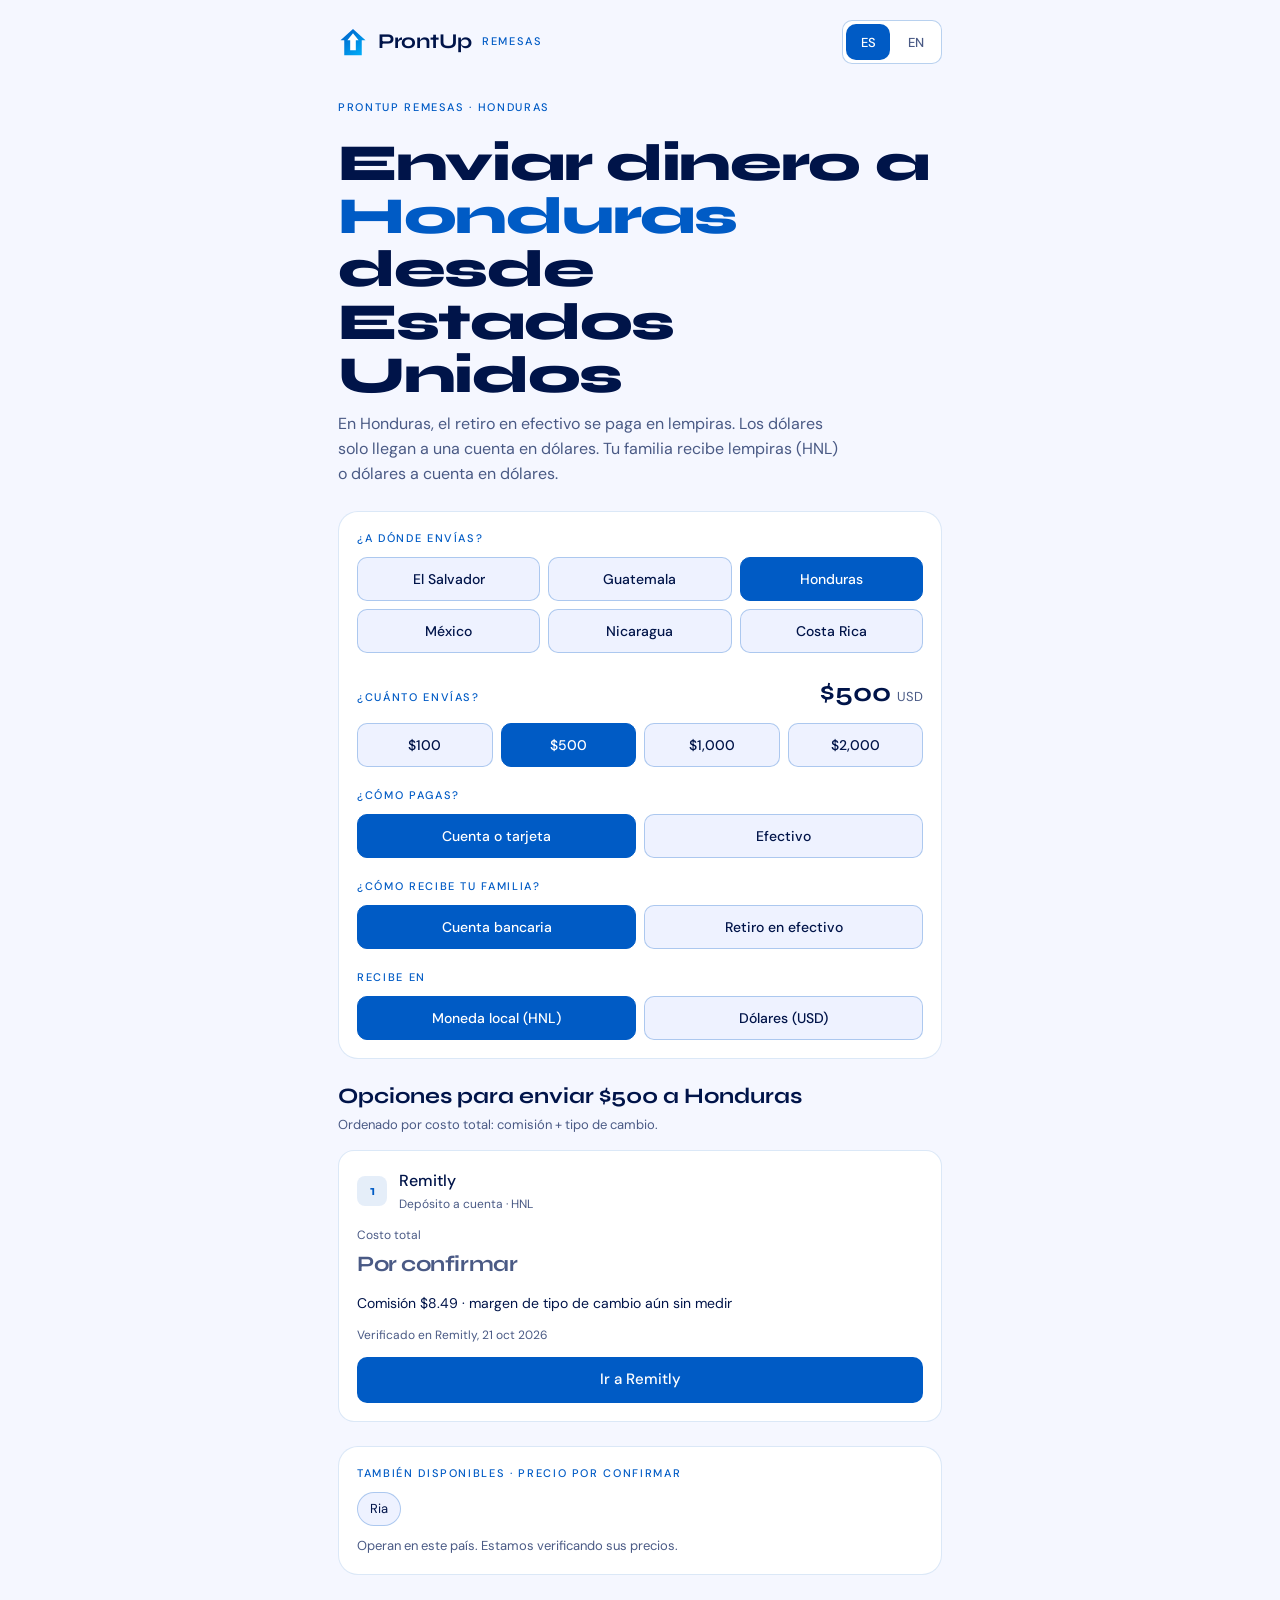
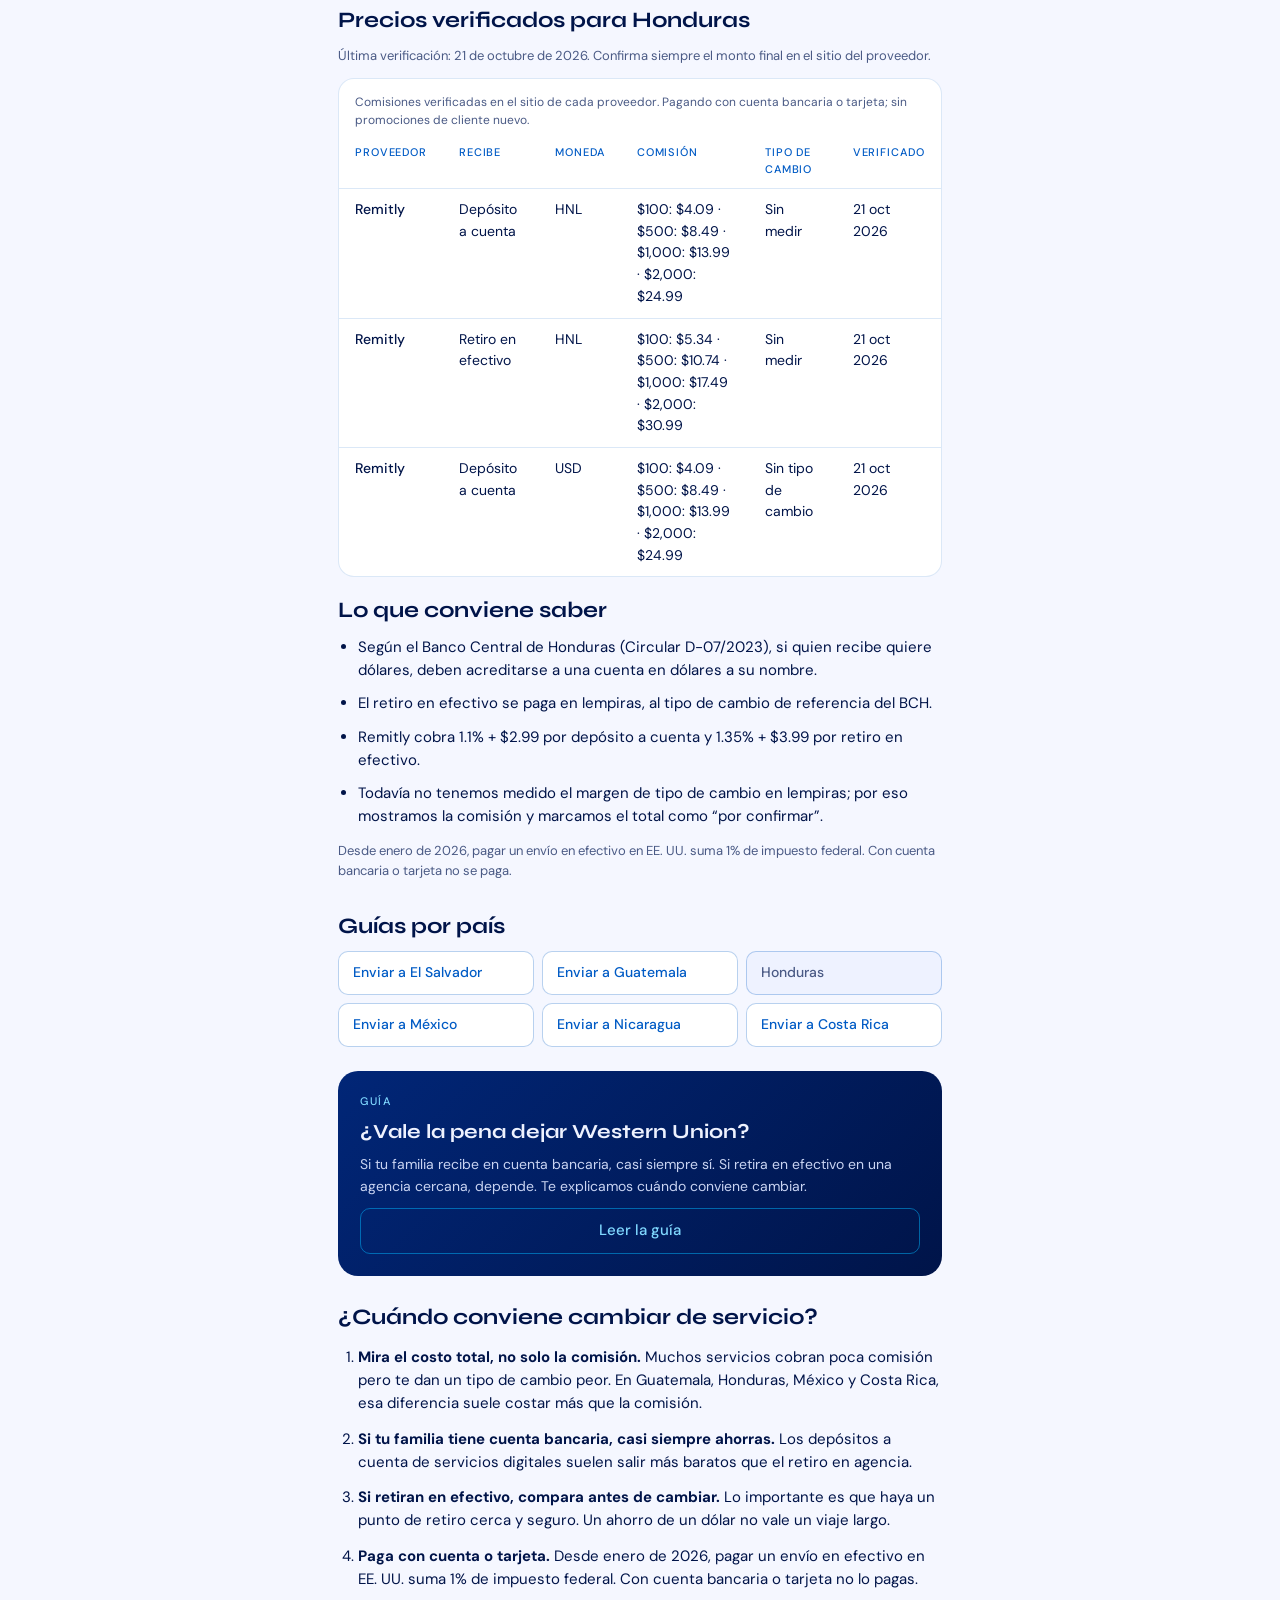
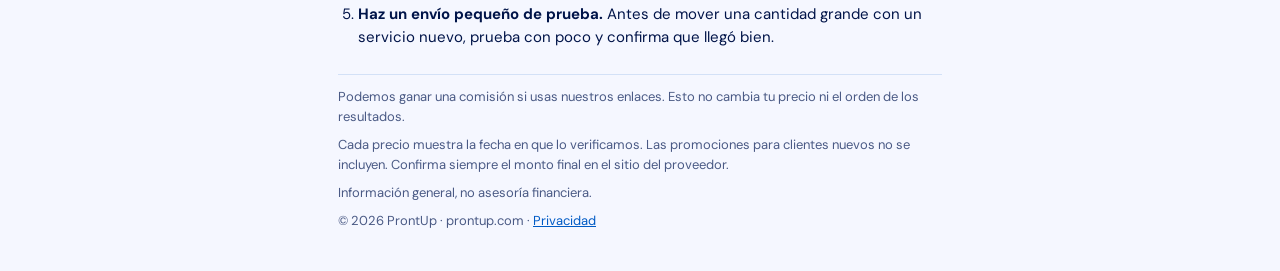
<file: enviar-dinero-a-honduras.html>
<!doctype html>
<html lang="es">
<head>
<meta charset="utf-8">
<meta name="viewport" content="width=device-width, initial-scale=1">
<title>Enviar dinero a Honduras desde Estados Unidos: costos comparados (octubre 2026) | ProntUp</title>
<meta name="description" content="¿Cuánto cuesta enviar dinero a Honduras desde EE. UU.? Comparamos comisión y tipo de cambio de Remitly, Wise y más. Verificado el 21 de octubre de 2026.">
<link rel="canonical" href="https://www.prontup.com/enviar-dinero-a-honduras">
<meta property="og:title" content="Enviar dinero a Honduras desde Estados Unidos: costos comparados (octubre 2026) | ProntUp">
<meta property="og:description" content="¿Cuánto cuesta enviar dinero a Honduras desde EE. UU.? Comparamos comisión y tipo de cambio de Remitly, Wise y más. Verificado el 21 de octubre de 2026.">
<meta property="og:type" content="website">
<meta property="og:url" content="https://www.prontup.com/enviar-dinero-a-honduras">
<meta property="og:locale" content="es_US">
<meta name="theme-color" content="#f5f7ff">
<link rel="icon" href="/favicon.svg" type="image/svg+xml">
<link rel="preconnect" href="https://fonts.googleapis.com">
<link rel="preconnect" href="https://fonts.gstatic.com" crossorigin>
<link rel="stylesheet" href="https://fonts.googleapis.com/css2?family=Syne:wght@600;700;800&family=DM+Sans:opsz,wght@9..40,300;9..40,400;9..40,500&display=swap">
<link rel="stylesheet" href="/styles.css">
<script type="application/ld+json">{"@context": "https://schema.org", "@type": "WebPage", "name": "Enviar dinero a Honduras desde Estados Unidos: costos comparados (octubre 2026) | ProntUp", "description": "¿Cuánto cuesta enviar dinero a Honduras desde EE. UU.? Comparamos comisión y tipo de cambio de Remitly, Wise y más. Verificado el 21 de octubre de 2026.", "url": "https://www.prontup.com/enviar-dinero-a-honduras", "inLanguage": "es", "dateModified": "2026-10-21", "isPartOf": {"@type": "WebSite", "name": "ProntUp Remesas", "url": "https://www.prontup.com/"}}</script>
</head>
<body data-country="HN">
<div class="page">
<header class="top">
  <a class="brand" href="/" aria-label="ProntUp"><svg width="30" height="30" viewBox="0 0 48 48" fill="none" aria-hidden="true"><defs><linearGradient id="pmk" x1="4" y1="3" x2="44" y2="45" gradientUnits="userSpaceOnUse"><stop offset="0%" stop-color="#005bc5"/><stop offset="100%" stop-color="#00b4fc"/></linearGradient></defs><path d="M24 3L44 21H38V45H10V21H4L24 3Z" fill="url(#pmk)"/><path d="M24 10L33 21H28.5V37H19.5V21H15L24 10Z" fill="white"/></svg><span class="wordmark">ProntUp</span><span class="label" data-t="tag">Remesas</span></a>
  <div class="langs" id="langs"></div>
</header>
<main>
  <section class="hero" lang="es">
    <p class="label"><a href="/">ProntUp Remesas</a> · Honduras</p>
    <h1>Enviar dinero a <span class="accent">Honduras</span> desde Estados Unidos</h1>
    <p class="lead">En Honduras, el retiro en efectivo se paga en lempiras. Los dólares solo llegan a una cuenta en dólares. Tu familia recibe lempiras (HNL) o dólares a cuenta en dólares.</p>
  </section>

  <section class="panel" aria-label="Comparador">
    <div class="field"><div class="label" data-t="qCountry">¿A dónde envías?</div><div class="grid2" id="countries"></div></div>
    <div class="field">
      <div class="row-between"><div class="label" data-t="qAmount">¿Cuánto envías?</div><div class="amount"><span id="amountText">$500</span> <small>USD</small></div></div>
      <div class="grid4" id="amounts"></div>
    </div>
    <div class="field"><div class="label" data-t="qFund">¿Cómo pagas?</div><div class="row" id="funds"></div></div>
    <div class="field"><div class="label" data-t="qRecv">¿Cómo recibe tu familia?</div><div class="row" id="recvs"></div></div>
    <div class="field" id="curBlock" hidden><div class="label" data-t="qCur">Recibe en</div><div class="row" id="curs"></div></div>
  </section>
  <p class="banner warn" id="cashBanner" hidden data-t="cashBanner"></p>
  <p class="banner info" id="note" hidden></p>
  <section class="results" aria-live="polite">
    <h2 id="resultsTitle"></h2>
    <p class="muted small" data-t="sortedBy"></p>
    <div id="results" class="cards"></div>
    <p class="empty" id="empty" hidden></p>
  </section>
  <section class="panel others" id="othersBlock">
    <div class="label" data-t="others"></div>
    <ul class="pills" id="others"></ul>
    <p class="muted small" data-t="othersNote"></p>
  </section>
  <section class="country-info" lang="es">
    <h2>Precios verificados para Honduras</h2>
    <p class="muted small">Última verificación: 21 de octubre de 2026. Confirma siempre el monto final en el sitio del proveedor.</p>
    <div class="table-wrap"><table class="prices"><caption>Comisiones verificadas en el sitio de cada proveedor. Pagando con cuenta bancaria o tarjeta; sin promociones de cliente nuevo.</caption><thead><tr><th scope="col">Proveedor</th><th scope="col">Recibe</th><th scope="col">Moneda</th><th scope="col">Comisión</th><th scope="col">Tipo de cambio</th><th scope="col">Verificado</th></tr></thead><tbody><tr><th scope="row">Remitly</th><td>Depósito a cuenta</td><td>HNL</td><td>$100: $4.09 · $500: $8.49 · $1,000: $13.99 · $2,000: $24.99</td><td>Sin medir</td><td>21 oct 2026</td></tr><tr><th scope="row">Remitly</th><td>Retiro en efectivo</td><td>HNL</td><td>$100: $5.34 · $500: $10.74 · $1,000: $17.49 · $2,000: $30.99</td><td>Sin medir</td><td>21 oct 2026</td></tr><tr><th scope="row">Remitly</th><td>Depósito a cuenta</td><td>USD</td><td>$100: $4.09 · $500: $8.49 · $1,000: $13.99 · $2,000: $24.99</td><td>Sin tipo de cambio</td><td>21 oct 2026</td></tr></tbody></table></div>
    <h2>Lo que conviene saber</h2>
    <ul class="facts"><li>Según el Banco Central de Honduras (Circular D-07/2023), si quien recibe quiere dólares, deben acreditarse a una cuenta en dólares a su nombre.</li><li>El retiro en efectivo se paga en lempiras, al tipo de cambio de referencia del BCH.</li><li>Remitly cobra 1.1% + $2.99 por depósito a cuenta y 1.35% + $3.99 por retiro en efectivo.</li><li>Todavía no tenemos medido el margen de tipo de cambio en lempiras; por eso mostramos la comisión y marcamos el total como “por confirmar”.</li></ul>
    <p class="muted small">Desde enero de 2026, pagar un envío en efectivo en EE. UU. suma 1% de impuesto federal. Con cuenta bancaria o tarjeta no se paga.</p>
  </section>
  <section lang="es"><nav class="countries-nav" aria-label="Guías por país"><h2>Guías por país</h2><ul><li><a href="/enviar-dinero-a-el-salvador">Enviar a El Salvador</a></li><li><a href="/enviar-dinero-a-guatemala">Enviar a Guatemala</a></li><li><span aria-current="page">Honduras</span></li><li><a href="/enviar-dinero-a-mexico">Enviar a México</a></li><li><a href="/enviar-dinero-a-nicaragua">Enviar a Nicaragua</a></li><li><a href="/enviar-dinero-a-costa-rica">Enviar a Costa Rica</a></li></ul></nav></section>

  <section class="edu">
    <div class="label" data-t="eduTag">Guía</div>
    <h3 data-t="eduTitle"></h3>
    <p data-t="eduBody"></p>
    <a class="cta-outline" href="#guia" data-t="eduCta">Leer la guía</a>
  </section>
  <section class="guide" id="guia">
    <h2 data-t="guideTitle"></h2>
    <ol id="guideList"></ol>
  </section>
</main>
<footer class="foot">
  <p data-t="disclosure">Podemos ganar una comisión si usas nuestros enlaces. Esto no cambia tu precio ni el orden de los resultados.</p>
  <p data-t="updated"></p>
  <p data-t="notAdvice"></p>
  <p class="small">© 2026 ProntUp · prontup.com · <a href="/privacidad" data-t="privacy">Privacidad</a></p>
</footer>
</div>
<noscript><p class="banner warn">Activa JavaScript para usar el comparador. / Turn on JavaScript to use the comparison.</p></noscript>
<script src="/app.js"></script>
</body>
</html>
</file>
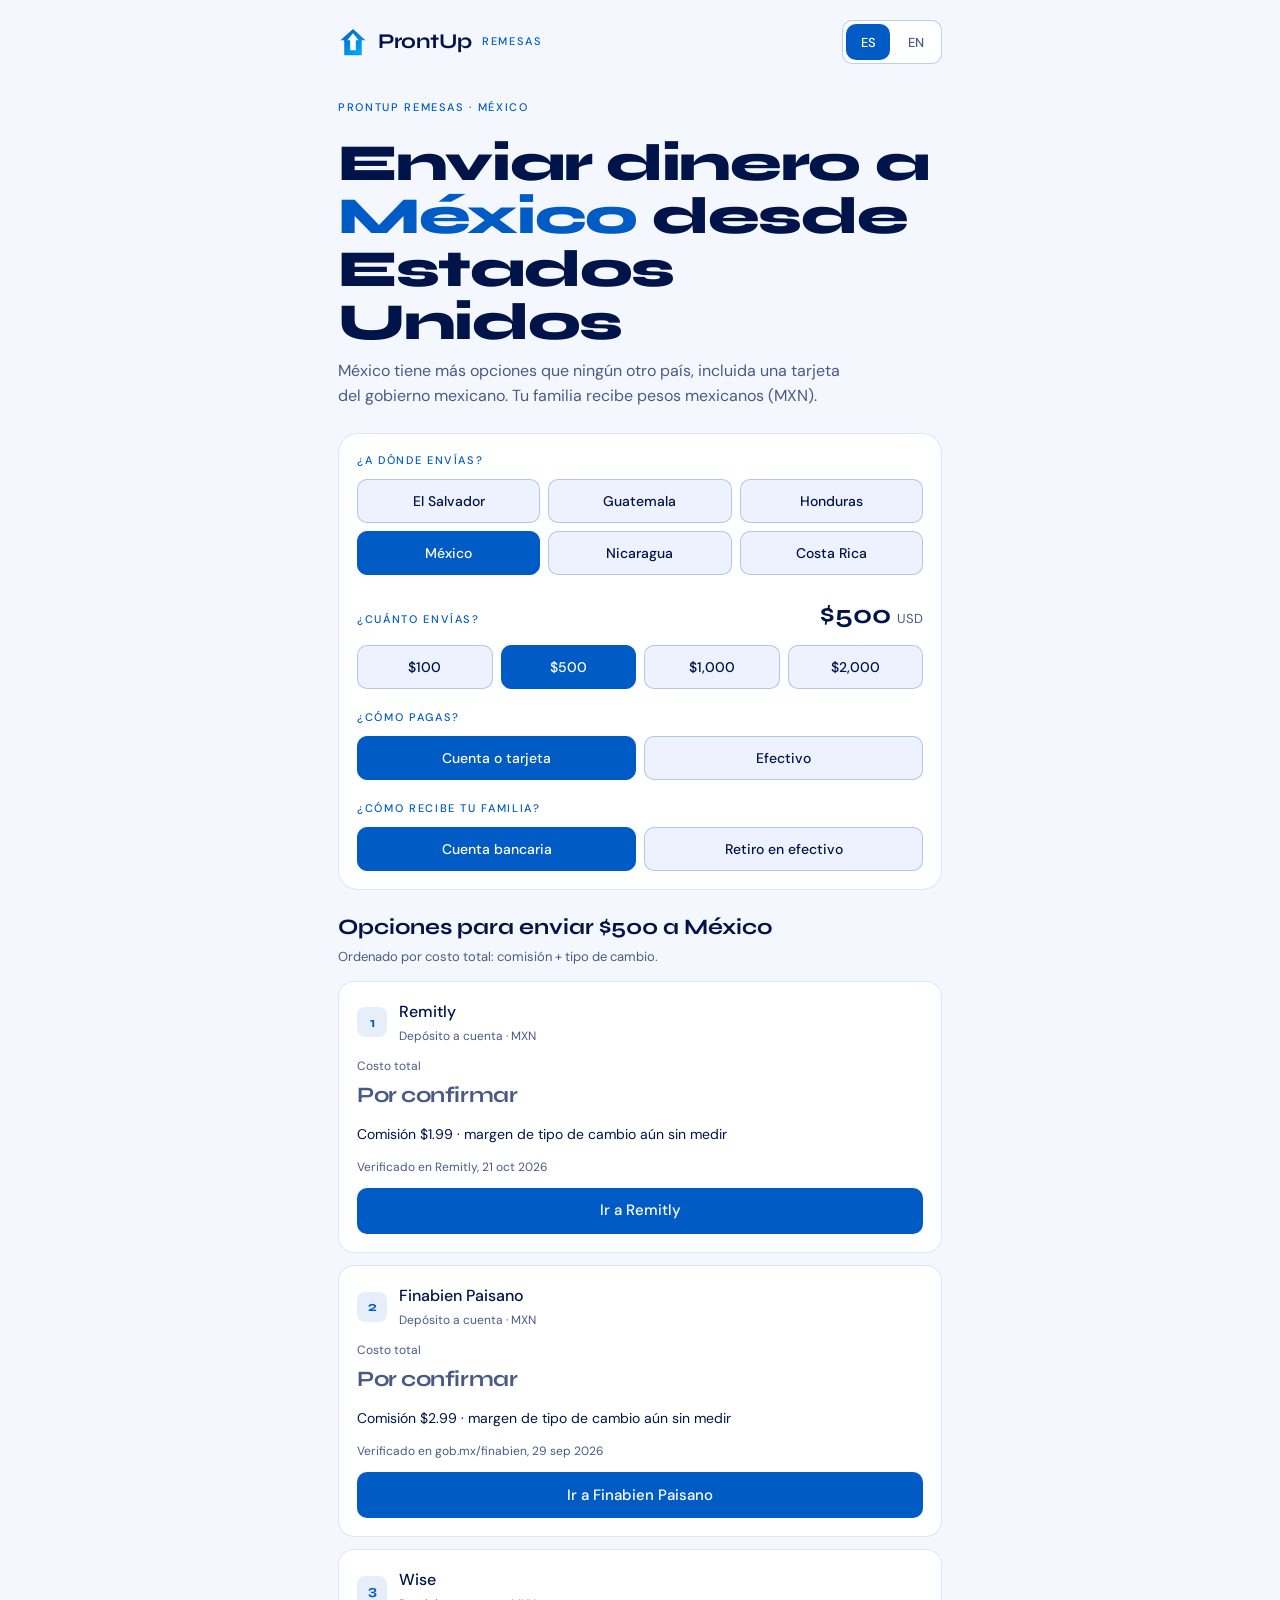
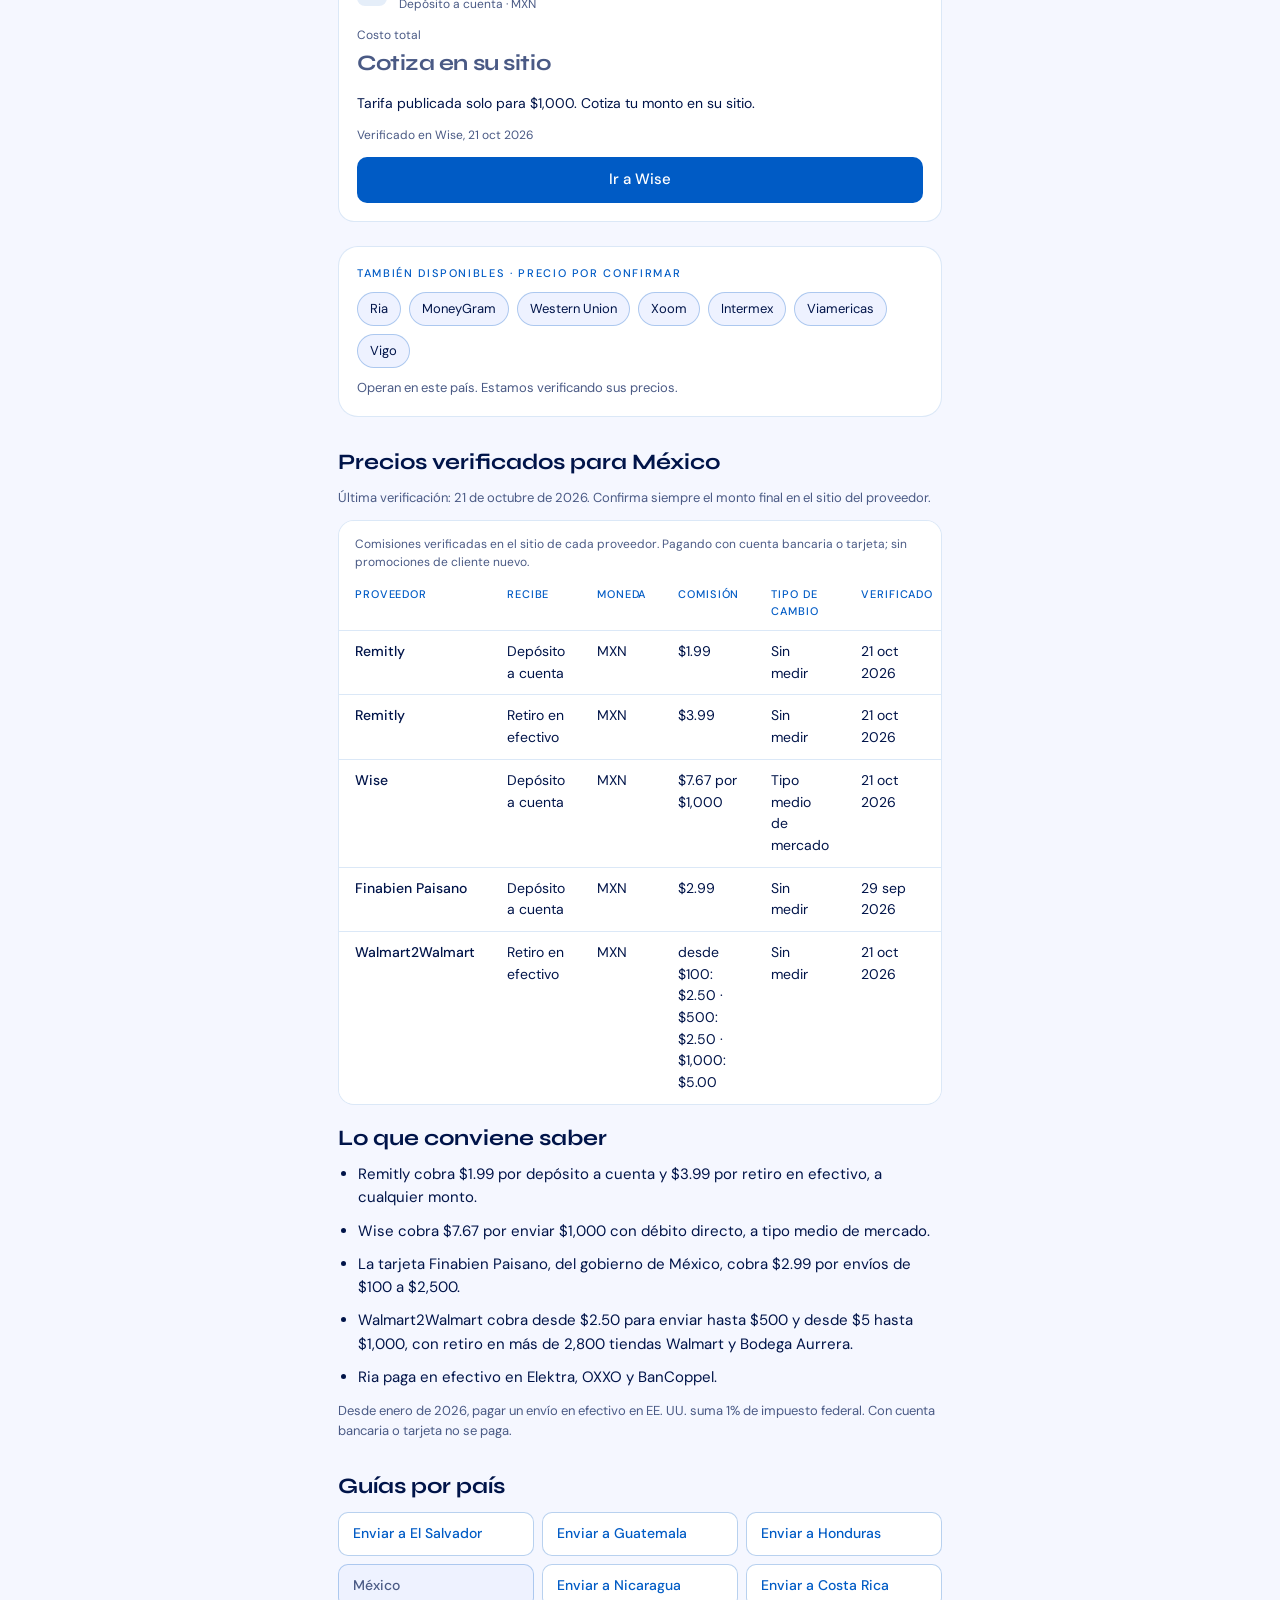
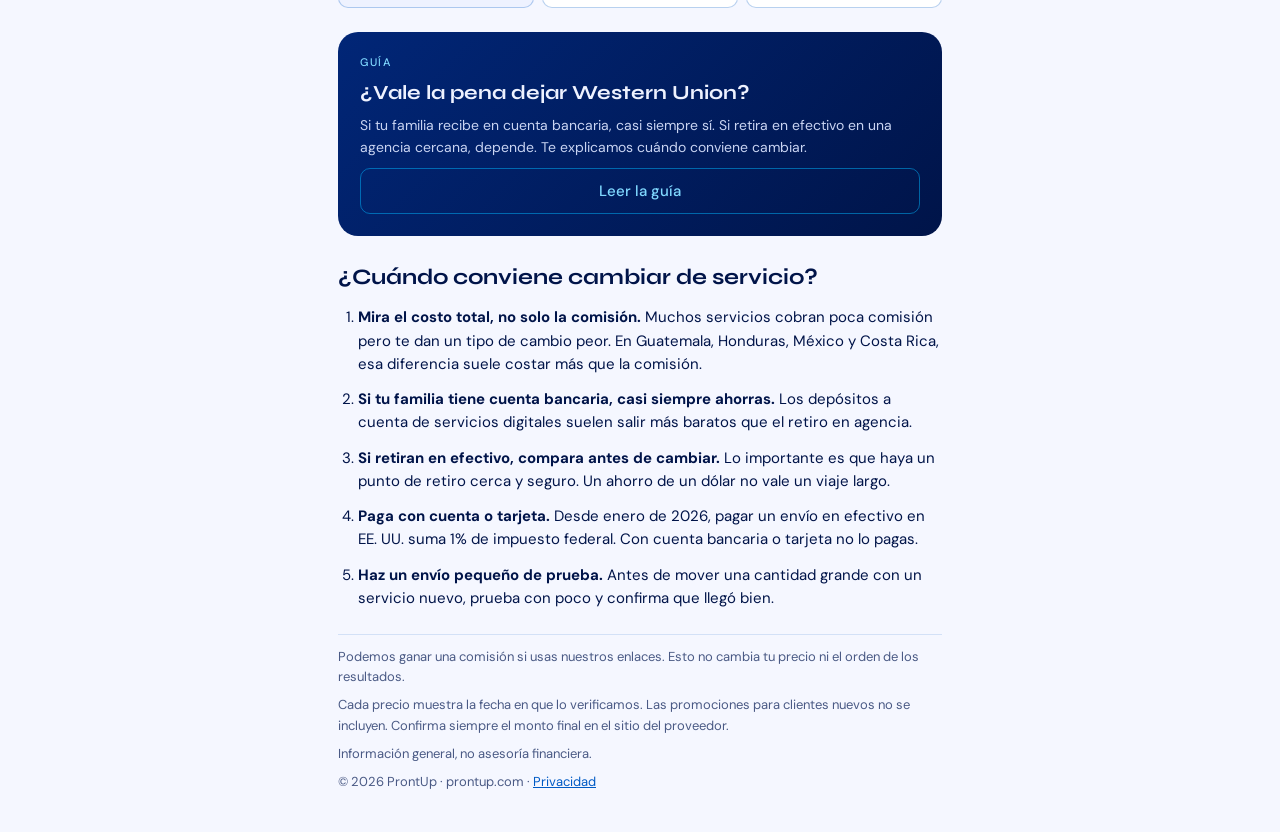
<file: enviar-dinero-a-mexico.html>
<!doctype html>
<html lang="es">
<head>
<meta charset="utf-8">
<meta name="viewport" content="width=device-width, initial-scale=1">
<title>Enviar dinero a México desde Estados Unidos: costos comparados (octubre 2026) | ProntUp</title>
<meta name="description" content="¿Cuánto cuesta enviar dinero a México desde EE. UU.? Comparamos comisión y tipo de cambio de Remitly, Wise y más. Verificado el 21 de octubre de 2026.">
<link rel="canonical" href="https://www.prontup.com/enviar-dinero-a-mexico">
<meta property="og:title" content="Enviar dinero a México desde Estados Unidos: costos comparados (octubre 2026) | ProntUp">
<meta property="og:description" content="¿Cuánto cuesta enviar dinero a México desde EE. UU.? Comparamos comisión y tipo de cambio de Remitly, Wise y más. Verificado el 21 de octubre de 2026.">
<meta property="og:type" content="website">
<meta property="og:url" content="https://www.prontup.com/enviar-dinero-a-mexico">
<meta property="og:locale" content="es_US">
<meta name="theme-color" content="#f5f7ff">
<link rel="icon" href="/favicon.svg" type="image/svg+xml">
<link rel="preconnect" href="https://fonts.googleapis.com">
<link rel="preconnect" href="https://fonts.gstatic.com" crossorigin>
<link rel="stylesheet" href="https://fonts.googleapis.com/css2?family=Syne:wght@600;700;800&family=DM+Sans:opsz,wght@9..40,300;9..40,400;9..40,500&display=swap">
<link rel="stylesheet" href="/styles.css">
<script type="application/ld+json">{"@context": "https://schema.org", "@type": "WebPage", "name": "Enviar dinero a México desde Estados Unidos: costos comparados (octubre 2026) | ProntUp", "description": "¿Cuánto cuesta enviar dinero a México desde EE. UU.? Comparamos comisión y tipo de cambio de Remitly, Wise y más. Verificado el 21 de octubre de 2026.", "url": "https://www.prontup.com/enviar-dinero-a-mexico", "inLanguage": "es", "dateModified": "2026-10-21", "isPartOf": {"@type": "WebSite", "name": "ProntUp Remesas", "url": "https://www.prontup.com/"}}</script>
</head>
<body data-country="MX">
<div class="page">
<header class="top">
  <a class="brand" href="/" aria-label="ProntUp"><svg width="30" height="30" viewBox="0 0 48 48" fill="none" aria-hidden="true"><defs><linearGradient id="pmk" x1="4" y1="3" x2="44" y2="45" gradientUnits="userSpaceOnUse"><stop offset="0%" stop-color="#005bc5"/><stop offset="100%" stop-color="#00b4fc"/></linearGradient></defs><path d="M24 3L44 21H38V45H10V21H4L24 3Z" fill="url(#pmk)"/><path d="M24 10L33 21H28.5V37H19.5V21H15L24 10Z" fill="white"/></svg><span class="wordmark">ProntUp</span><span class="label" data-t="tag">Remesas</span></a>
  <div class="langs" id="langs"></div>
</header>
<main>
  <section class="hero" lang="es">
    <p class="label"><a href="/">ProntUp Remesas</a> · México</p>
    <h1>Enviar dinero a <span class="accent">México</span> desde Estados Unidos</h1>
    <p class="lead">México tiene más opciones que ningún otro país, incluida una tarjeta del gobierno mexicano. Tu familia recibe pesos mexicanos (MXN).</p>
  </section>

  <section class="panel" aria-label="Comparador">
    <div class="field"><div class="label" data-t="qCountry">¿A dónde envías?</div><div class="grid2" id="countries"></div></div>
    <div class="field">
      <div class="row-between"><div class="label" data-t="qAmount">¿Cuánto envías?</div><div class="amount"><span id="amountText">$500</span> <small>USD</small></div></div>
      <div class="grid4" id="amounts"></div>
    </div>
    <div class="field"><div class="label" data-t="qFund">¿Cómo pagas?</div><div class="row" id="funds"></div></div>
    <div class="field"><div class="label" data-t="qRecv">¿Cómo recibe tu familia?</div><div class="row" id="recvs"></div></div>
    <div class="field" id="curBlock" hidden><div class="label" data-t="qCur">Recibe en</div><div class="row" id="curs"></div></div>
  </section>
  <p class="banner warn" id="cashBanner" hidden data-t="cashBanner"></p>
  <p class="banner info" id="note" hidden></p>
  <section class="results" aria-live="polite">
    <h2 id="resultsTitle"></h2>
    <p class="muted small" data-t="sortedBy"></p>
    <div id="results" class="cards"></div>
    <p class="empty" id="empty" hidden></p>
  </section>
  <section class="panel others" id="othersBlock">
    <div class="label" data-t="others"></div>
    <ul class="pills" id="others"></ul>
    <p class="muted small" data-t="othersNote"></p>
  </section>
  <section class="country-info" lang="es">
    <h2>Precios verificados para México</h2>
    <p class="muted small">Última verificación: 21 de octubre de 2026. Confirma siempre el monto final en el sitio del proveedor.</p>
    <div class="table-wrap"><table class="prices"><caption>Comisiones verificadas en el sitio de cada proveedor. Pagando con cuenta bancaria o tarjeta; sin promociones de cliente nuevo.</caption><thead><tr><th scope="col">Proveedor</th><th scope="col">Recibe</th><th scope="col">Moneda</th><th scope="col">Comisión</th><th scope="col">Tipo de cambio</th><th scope="col">Verificado</th></tr></thead><tbody><tr><th scope="row">Remitly</th><td>Depósito a cuenta</td><td>MXN</td><td>$1.99</td><td>Sin medir</td><td>21 oct 2026</td></tr><tr><th scope="row">Remitly</th><td>Retiro en efectivo</td><td>MXN</td><td>$3.99</td><td>Sin medir</td><td>21 oct 2026</td></tr><tr><th scope="row">Wise</th><td>Depósito a cuenta</td><td>MXN</td><td>$7.67 por $1,000</td><td>Tipo medio de mercado</td><td>21 oct 2026</td></tr><tr><th scope="row">Finabien Paisano</th><td>Depósito a cuenta</td><td>MXN</td><td>$2.99</td><td>Sin medir</td><td>29 sep 2026</td></tr><tr><th scope="row">Walmart2Walmart</th><td>Retiro en efectivo</td><td>MXN</td><td>desde $100: $2.50 · $500: $2.50 · $1,000: $5.00</td><td>Sin medir</td><td>21 oct 2026</td></tr></tbody></table></div>
    <h2>Lo que conviene saber</h2>
    <ul class="facts"><li>Remitly cobra $1.99 por depósito a cuenta y $3.99 por retiro en efectivo, a cualquier monto.</li><li>Wise cobra $7.67 por enviar $1,000 con débito directo, a tipo medio de mercado.</li><li>La tarjeta Finabien Paisano, del gobierno de México, cobra $2.99 por envíos de $100 a $2,500.</li><li>Walmart2Walmart cobra desde $2.50 para enviar hasta $500 y desde $5 hasta $1,000, con retiro en más de 2,800 tiendas Walmart y Bodega Aurrera.</li><li>Ria paga en efectivo en Elektra, OXXO y BanCoppel.</li></ul>
    <p class="muted small">Desde enero de 2026, pagar un envío en efectivo en EE. UU. suma 1% de impuesto federal. Con cuenta bancaria o tarjeta no se paga.</p>
  </section>
  <section lang="es"><nav class="countries-nav" aria-label="Guías por país"><h2>Guías por país</h2><ul><li><a href="/enviar-dinero-a-el-salvador">Enviar a El Salvador</a></li><li><a href="/enviar-dinero-a-guatemala">Enviar a Guatemala</a></li><li><a href="/enviar-dinero-a-honduras">Enviar a Honduras</a></li><li><span aria-current="page">México</span></li><li><a href="/enviar-dinero-a-nicaragua">Enviar a Nicaragua</a></li><li><a href="/enviar-dinero-a-costa-rica">Enviar a Costa Rica</a></li></ul></nav></section>

  <section class="edu">
    <div class="label" data-t="eduTag">Guía</div>
    <h3 data-t="eduTitle"></h3>
    <p data-t="eduBody"></p>
    <a class="cta-outline" href="#guia" data-t="eduCta">Leer la guía</a>
  </section>
  <section class="guide" id="guia">
    <h2 data-t="guideTitle"></h2>
    <ol id="guideList"></ol>
  </section>
</main>
<footer class="foot">
  <p data-t="disclosure">Podemos ganar una comisión si usas nuestros enlaces. Esto no cambia tu precio ni el orden de los resultados.</p>
  <p data-t="updated"></p>
  <p data-t="notAdvice"></p>
  <p class="small">© 2026 ProntUp · prontup.com · <a href="/privacidad" data-t="privacy">Privacidad</a></p>
</footer>
</div>
<noscript><p class="banner warn">Activa JavaScript para usar el comparador. / Turn on JavaScript to use the comparison.</p></noscript>
<script src="/app.js"></script>
</body>
</html>
</file>
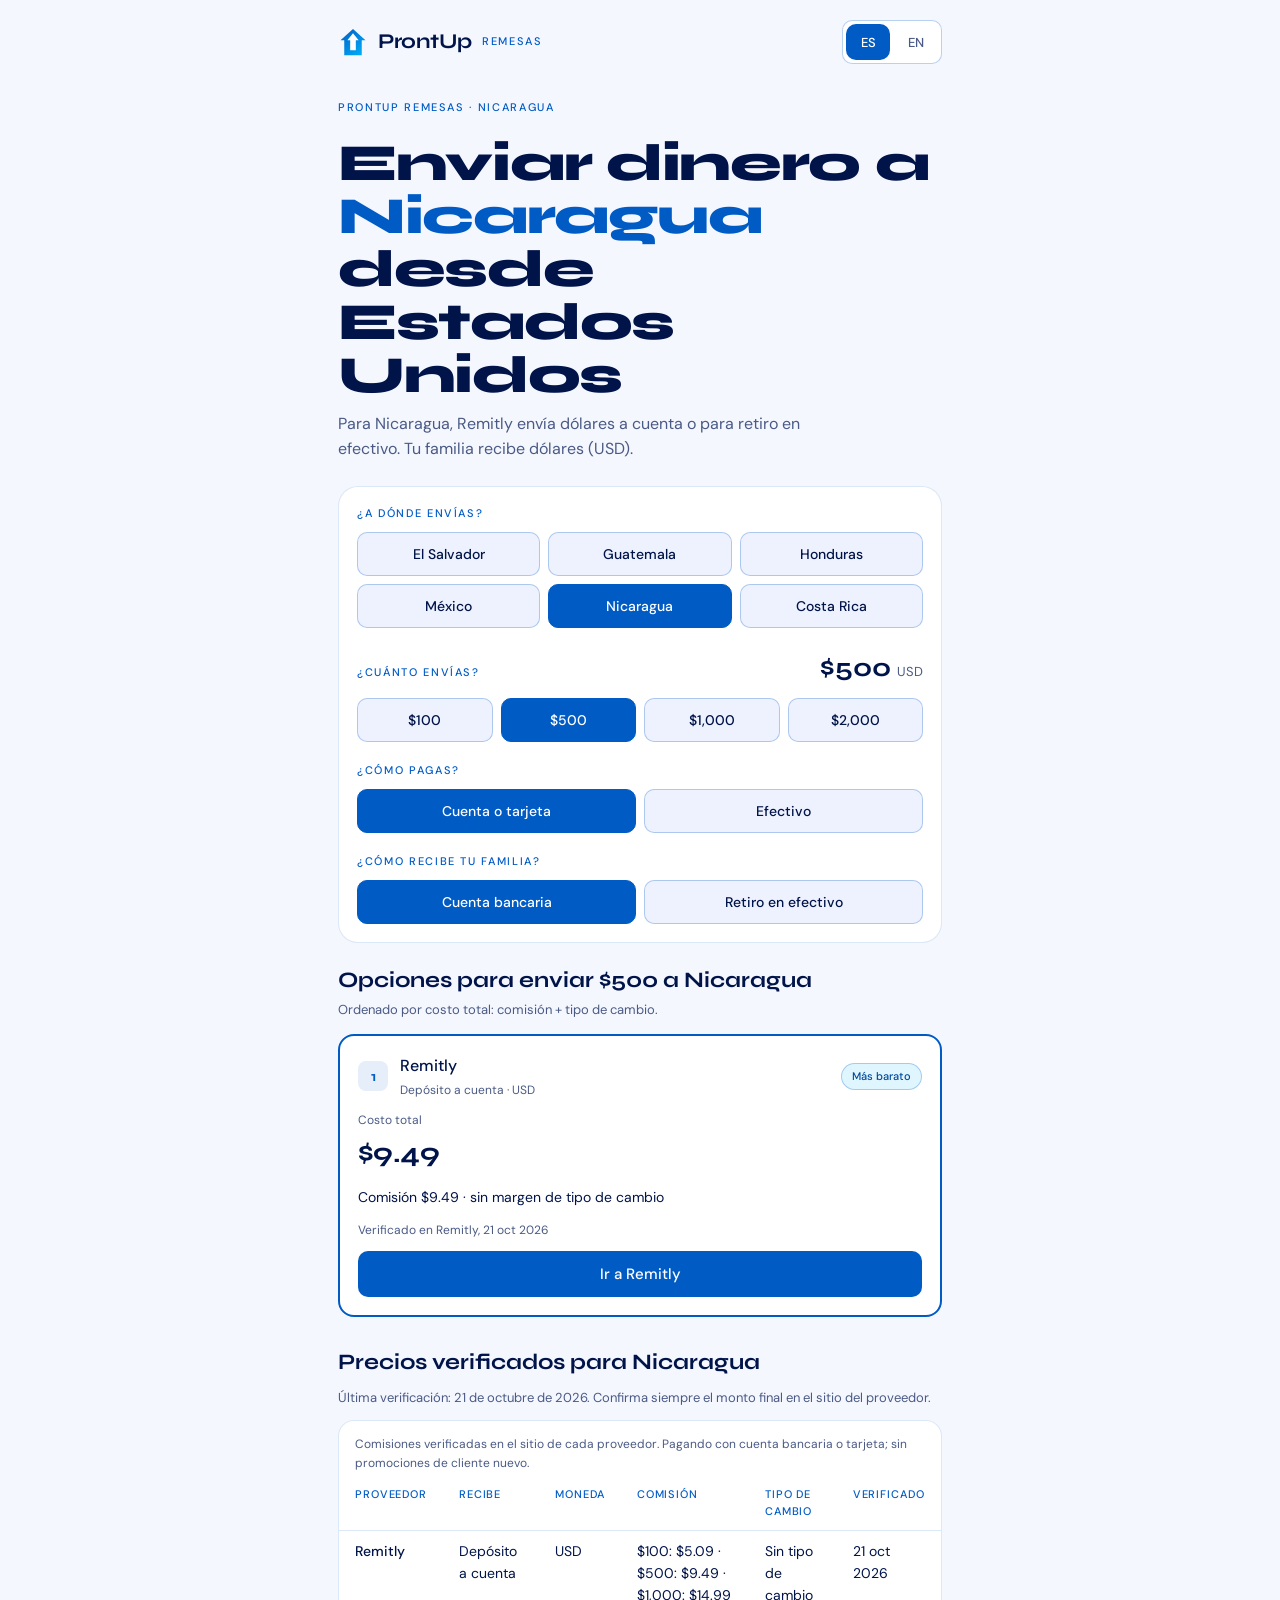
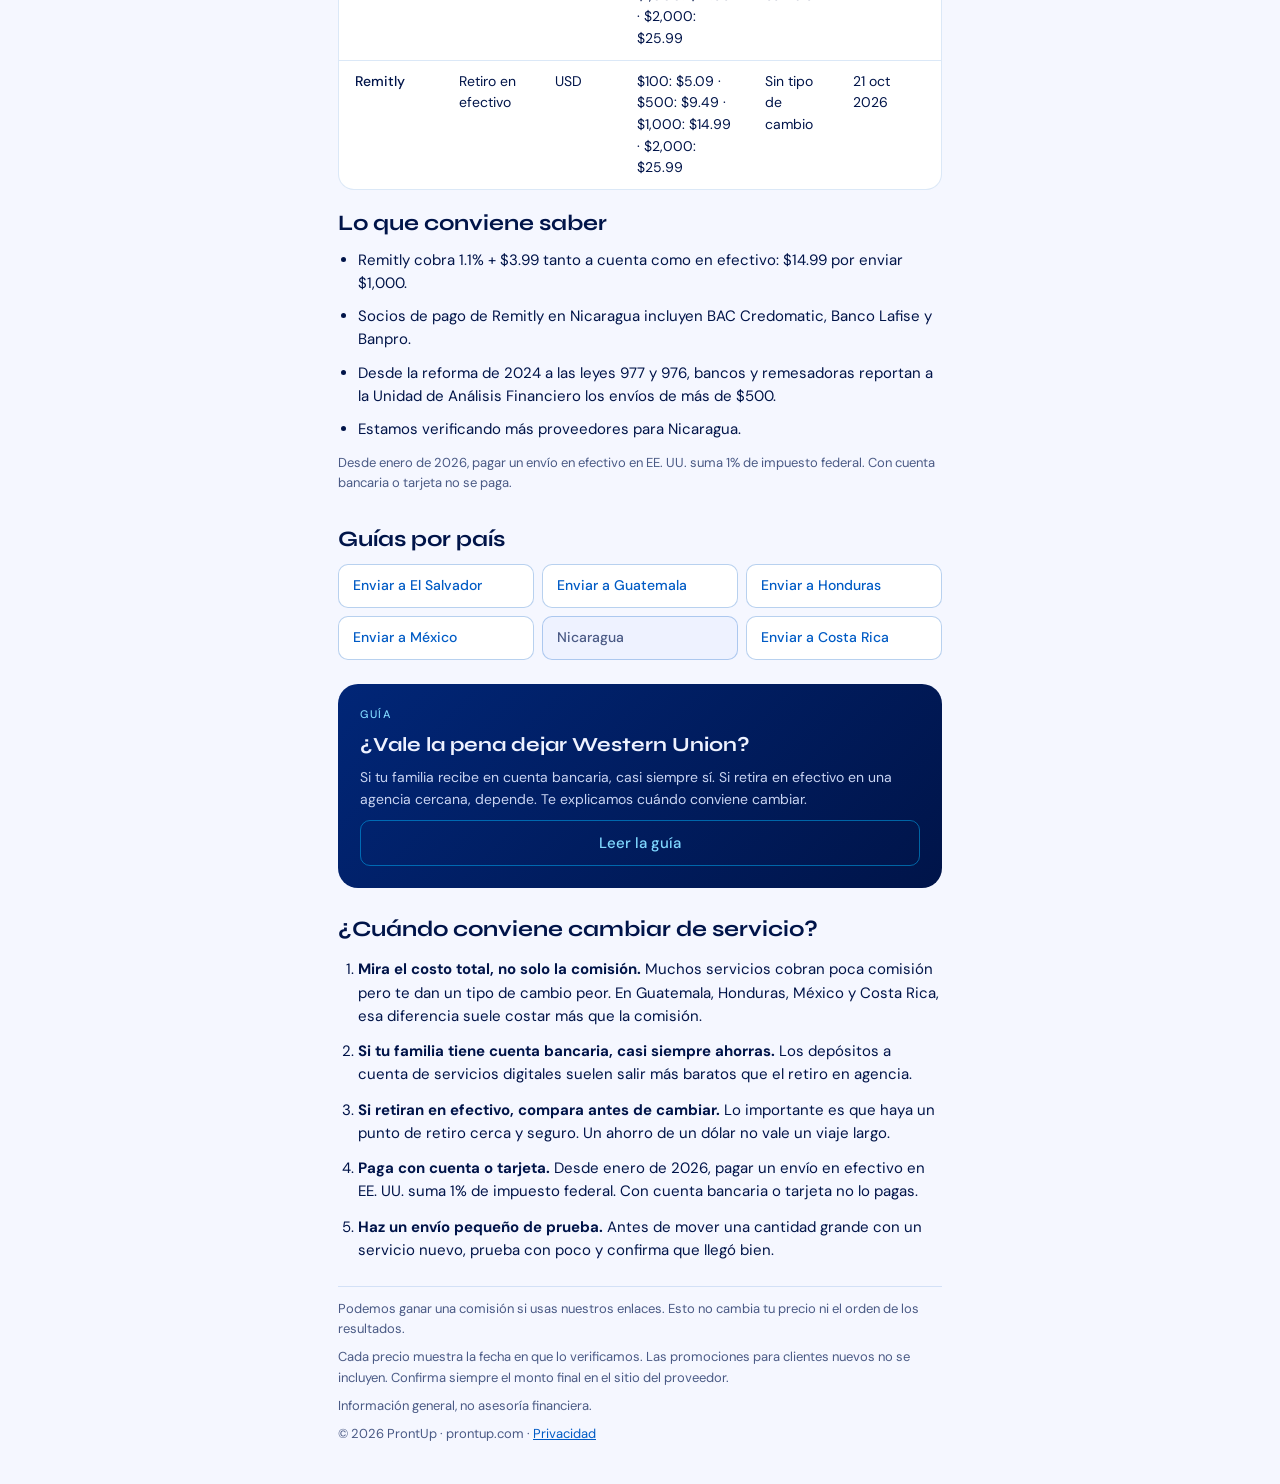
<file: enviar-dinero-a-nicaragua.html>
<!doctype html>
<html lang="es">
<head>
<meta charset="utf-8">
<meta name="viewport" content="width=device-width, initial-scale=1">
<title>Enviar dinero a Nicaragua desde Estados Unidos: costos comparados (octubre 2026) | ProntUp</title>
<meta name="description" content="¿Cuánto cuesta enviar dinero a Nicaragua desde EE. UU.? Comparamos comisión y tipo de cambio de Remitly, Wise y más. Verificado el 21 de octubre de 2026.">
<link rel="canonical" href="https://www.prontup.com/enviar-dinero-a-nicaragua">
<meta property="og:title" content="Enviar dinero a Nicaragua desde Estados Unidos: costos comparados (octubre 2026) | ProntUp">
<meta property="og:description" content="¿Cuánto cuesta enviar dinero a Nicaragua desde EE. UU.? Comparamos comisión y tipo de cambio de Remitly, Wise y más. Verificado el 21 de octubre de 2026.">
<meta property="og:type" content="website">
<meta property="og:url" content="https://www.prontup.com/enviar-dinero-a-nicaragua">
<meta property="og:locale" content="es_US">
<meta name="theme-color" content="#f5f7ff">
<link rel="icon" href="/favicon.svg" type="image/svg+xml">
<link rel="preconnect" href="https://fonts.googleapis.com">
<link rel="preconnect" href="https://fonts.gstatic.com" crossorigin>
<link rel="stylesheet" href="https://fonts.googleapis.com/css2?family=Syne:wght@600;700;800&family=DM+Sans:opsz,wght@9..40,300;9..40,400;9..40,500&display=swap">
<link rel="stylesheet" href="/styles.css">
<script type="application/ld+json">{"@context": "https://schema.org", "@type": "WebPage", "name": "Enviar dinero a Nicaragua desde Estados Unidos: costos comparados (octubre 2026) | ProntUp", "description": "¿Cuánto cuesta enviar dinero a Nicaragua desde EE. UU.? Comparamos comisión y tipo de cambio de Remitly, Wise y más. Verificado el 21 de octubre de 2026.", "url": "https://www.prontup.com/enviar-dinero-a-nicaragua", "inLanguage": "es", "dateModified": "2026-10-21", "isPartOf": {"@type": "WebSite", "name": "ProntUp Remesas", "url": "https://www.prontup.com/"}}</script>
</head>
<body data-country="NI">
<div class="page">
<header class="top">
  <a class="brand" href="/" aria-label="ProntUp"><svg width="30" height="30" viewBox="0 0 48 48" fill="none" aria-hidden="true"><defs><linearGradient id="pmk" x1="4" y1="3" x2="44" y2="45" gradientUnits="userSpaceOnUse"><stop offset="0%" stop-color="#005bc5"/><stop offset="100%" stop-color="#00b4fc"/></linearGradient></defs><path d="M24 3L44 21H38V45H10V21H4L24 3Z" fill="url(#pmk)"/><path d="M24 10L33 21H28.5V37H19.5V21H15L24 10Z" fill="white"/></svg><span class="wordmark">ProntUp</span><span class="label" data-t="tag">Remesas</span></a>
  <div class="langs" id="langs"></div>
</header>
<main>
  <section class="hero" lang="es">
    <p class="label"><a href="/">ProntUp Remesas</a> · Nicaragua</p>
    <h1>Enviar dinero a <span class="accent">Nicaragua</span> desde Estados Unidos</h1>
    <p class="lead">Para Nicaragua, Remitly envía dólares a cuenta o para retiro en efectivo. Tu familia recibe dólares (USD).</p>
  </section>

  <section class="panel" aria-label="Comparador">
    <div class="field"><div class="label" data-t="qCountry">¿A dónde envías?</div><div class="grid2" id="countries"></div></div>
    <div class="field">
      <div class="row-between"><div class="label" data-t="qAmount">¿Cuánto envías?</div><div class="amount"><span id="amountText">$500</span> <small>USD</small></div></div>
      <div class="grid4" id="amounts"></div>
    </div>
    <div class="field"><div class="label" data-t="qFund">¿Cómo pagas?</div><div class="row" id="funds"></div></div>
    <div class="field"><div class="label" data-t="qRecv">¿Cómo recibe tu familia?</div><div class="row" id="recvs"></div></div>
    <div class="field" id="curBlock" hidden><div class="label" data-t="qCur">Recibe en</div><div class="row" id="curs"></div></div>
  </section>
  <p class="banner warn" id="cashBanner" hidden data-t="cashBanner"></p>
  <p class="banner info" id="note" hidden></p>
  <section class="results" aria-live="polite">
    <h2 id="resultsTitle"></h2>
    <p class="muted small" data-t="sortedBy"></p>
    <div id="results" class="cards"></div>
    <p class="empty" id="empty" hidden></p>
  </section>
  <section class="panel others" id="othersBlock">
    <div class="label" data-t="others"></div>
    <ul class="pills" id="others"></ul>
    <p class="muted small" data-t="othersNote"></p>
  </section>
  <section class="country-info" lang="es">
    <h2>Precios verificados para Nicaragua</h2>
    <p class="muted small">Última verificación: 21 de octubre de 2026. Confirma siempre el monto final en el sitio del proveedor.</p>
    <div class="table-wrap"><table class="prices"><caption>Comisiones verificadas en el sitio de cada proveedor. Pagando con cuenta bancaria o tarjeta; sin promociones de cliente nuevo.</caption><thead><tr><th scope="col">Proveedor</th><th scope="col">Recibe</th><th scope="col">Moneda</th><th scope="col">Comisión</th><th scope="col">Tipo de cambio</th><th scope="col">Verificado</th></tr></thead><tbody><tr><th scope="row">Remitly</th><td>Depósito a cuenta</td><td>USD</td><td>$100: $5.09 · $500: $9.49 · $1,000: $14.99 · $2,000: $25.99</td><td>Sin tipo de cambio</td><td>21 oct 2026</td></tr><tr><th scope="row">Remitly</th><td>Retiro en efectivo</td><td>USD</td><td>$100: $5.09 · $500: $9.49 · $1,000: $14.99 · $2,000: $25.99</td><td>Sin tipo de cambio</td><td>21 oct 2026</td></tr></tbody></table></div>
    <h2>Lo que conviene saber</h2>
    <ul class="facts"><li>Remitly cobra 1.1% + $3.99 tanto a cuenta como en efectivo: $14.99 por enviar $1,000.</li><li>Socios de pago de Remitly en Nicaragua incluyen BAC Credomatic, Banco Lafise y Banpro.</li><li>Desde la reforma de 2024 a las leyes 977 y 976, bancos y remesadoras reportan a la Unidad de Análisis Financiero los envíos de más de $500.</li><li>Estamos verificando más proveedores para Nicaragua.</li></ul>
    <p class="muted small">Desde enero de 2026, pagar un envío en efectivo en EE. UU. suma 1% de impuesto federal. Con cuenta bancaria o tarjeta no se paga.</p>
  </section>
  <section lang="es"><nav class="countries-nav" aria-label="Guías por país"><h2>Guías por país</h2><ul><li><a href="/enviar-dinero-a-el-salvador">Enviar a El Salvador</a></li><li><a href="/enviar-dinero-a-guatemala">Enviar a Guatemala</a></li><li><a href="/enviar-dinero-a-honduras">Enviar a Honduras</a></li><li><a href="/enviar-dinero-a-mexico">Enviar a México</a></li><li><span aria-current="page">Nicaragua</span></li><li><a href="/enviar-dinero-a-costa-rica">Enviar a Costa Rica</a></li></ul></nav></section>

  <section class="edu">
    <div class="label" data-t="eduTag">Guía</div>
    <h3 data-t="eduTitle"></h3>
    <p data-t="eduBody"></p>
    <a class="cta-outline" href="#guia" data-t="eduCta">Leer la guía</a>
  </section>
  <section class="guide" id="guia">
    <h2 data-t="guideTitle"></h2>
    <ol id="guideList"></ol>
  </section>
</main>
<footer class="foot">
  <p data-t="disclosure">Podemos ganar una comisión si usas nuestros enlaces. Esto no cambia tu precio ni el orden de los resultados.</p>
  <p data-t="updated"></p>
  <p data-t="notAdvice"></p>
  <p class="small">© 2026 ProntUp · prontup.com · <a href="/privacidad" data-t="privacy">Privacidad</a></p>
</footer>
</div>
<noscript><p class="banner warn">Activa JavaScript para usar el comparador. / Turn on JavaScript to use the comparison.</p></noscript>
<script src="/app.js"></script>
</body>
</html>
</file>
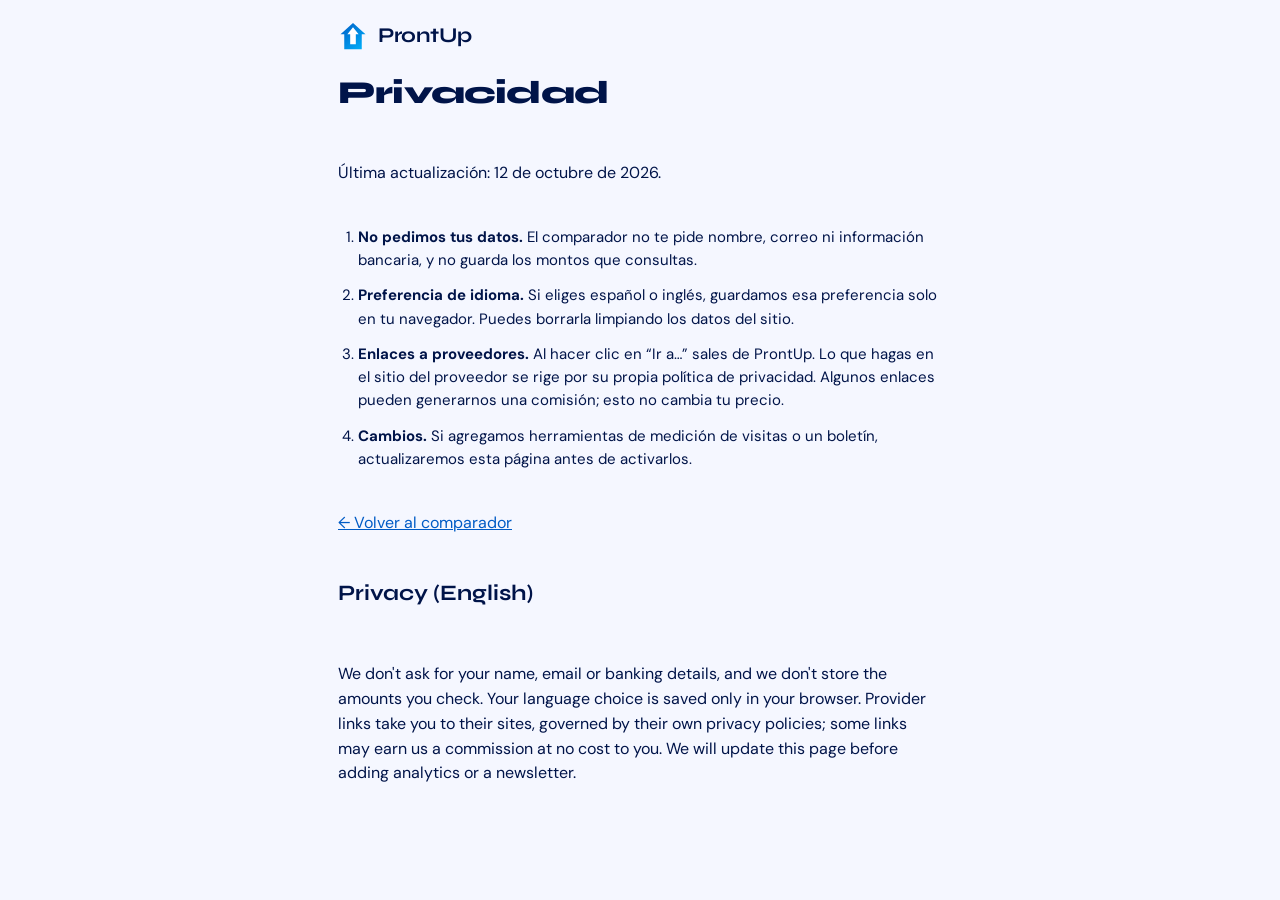
<file: privacidad.html>
<!doctype html>
<html lang="es">
<head>
<meta charset="utf-8">
<meta name="viewport" content="width=device-width, initial-scale=1">
<title>Privacidad – ProntUp Remesas</title>
<link rel="canonical" href="https://www.prontup.com/privacidad">
<meta name="description" content="Cómo ProntUp Remesas trata tus datos: no pedimos datos personales ni guardamos los montos que consultas.">
<link rel="icon" href="/favicon.svg" type="image/svg+xml">
<link rel="stylesheet" href="https://fonts.googleapis.com/css2?family=Syne:wght@700&family=DM+Sans:opsz,wght@9..40,400;9..40,500&display=swap">
<link rel="stylesheet" href="/styles.css">
</head>
<body>
<div class="page">
  <header class="top">
    <a class="brand" href="/">
      <svg width="30" height="30" viewBox="0 0 48 48" fill="none" aria-hidden="true"><defs><linearGradient id="pmk" x1="4" y1="3" x2="44" y2="45" gradientUnits="userSpaceOnUse"><stop offset="0%" stop-color="#005bc5"/><stop offset="100%" stop-color="#00b4fc"/></linearGradient></defs><path d="M24 3L44 21H38V45H10V21H4L24 3Z" fill="url(#pmk)"/><path d="M24 10L33 21H28.5V37H19.5V21H15L24 10Z" fill="white"/></svg>
      <span class="wordmark">ProntUp</span>
    </a>
  </header>
  <main class="guide">
    <h1 style="font-family: var(--display); font-size: 32px; margin: 0 0 12px;">Privacidad</h1>
    <p>Última actualización: 12 de octubre de 2026.</p>
    <ol>
      <li><strong>No pedimos tus datos.</strong> El comparador no te pide nombre, correo ni información bancaria, y no guarda los montos que consultas.</li>
      <li><strong>Preferencia de idioma.</strong> Si eliges español o inglés, guardamos esa preferencia solo en tu navegador. Puedes borrarla limpiando los datos del sitio.</li>
      <li><strong>Enlaces a proveedores.</strong> Al hacer clic en “Ir a…” sales de ProntUp. Lo que hagas en el sitio del proveedor se rige por su propia política de privacidad. Algunos enlaces pueden generarnos una comisión; esto no cambia tu precio.</li>
      <li><strong>Cambios.</strong> Si agregamos herramientas de medición de visitas o un boletín, actualizaremos esta página antes de activarlos.</li>
    </ol>
    <p><a href="/">← Volver al comparador</a></p>
    <h2 lang="en">Privacy (English)</h2>
    <p lang="en">We don't ask for your name, email or banking details, and we don't store the amounts you check. Your language choice is saved only in your browser. Provider links take you to their sites, governed by their own privacy policies; some links may earn us a commission at no cost to you. We will update this page before adding analytics or a newsletter.</p>
  </main>
</div>
</body>
</html>
</file>
<file: styles.css>
/* ProntUp – light theme (brand book v1.0, light-background variant) */
:root {
  --navy: #001449;
  --indigo: #012677;
  --blue: #005bc5;
  --blue-dark: #004a9e;
  --sky: #00b4fc;
  --bg: #f5f7ff;
  --card: #ffffff;
  --raised: #eef2ff;
  --border: rgba(0, 91, 197, 0.14);
  --border-strong: rgba(0, 91, 197, 0.28);
  --text: #001449;
  --text-2: #4a5a85;
  --display: 'Syne', sans-serif;
  --body: 'DM Sans', sans-serif;
}
*, *::before, *::after { box-sizing: border-box; }
html { scroll-behavior: smooth; }
body { margin: 0; background: var(--bg); color: var(--text); font-family: var(--body); font-size: 16px; line-height: 1.55; }
a { color: var(--blue); }
a:hover { color: var(--blue-dark); }
[hidden] { display: none !important; }

.page { max-width: 640px; margin: 0 auto; padding: 20px 18px 40px; display: flex; flex-direction: column; gap: 24px; }
main { display: flex; flex-direction: column; gap: 24px; }

.top { display: flex; align-items: center; justify-content: space-between; gap: 12px; }
.brand { display: flex; align-items: center; gap: 10px; text-decoration: none; color: var(--text); }
.wordmark { font-family: var(--display); font-weight: 700; font-size: 21px; letter-spacing: -0.02em; }
.label { font-size: 11px; font-weight: 500; letter-spacing: 0.15em; text-transform: uppercase; color: var(--blue); }

.langs { display: flex; gap: 4px; background: var(--card); border: 1px solid var(--border-strong); border-radius: 10px; padding: 3px; }
.langs .chip { min-height: 36px; min-width: 44px; flex: none; padding: 6px 10px; border: none; background: transparent; color: var(--text-2); font-size: 13px; }
.langs .chip[aria-pressed="true"] { background: var(--blue); color: #fff; }

.hero { display: flex; flex-direction: column; gap: 10px; }
h1 { margin: 0; font-family: var(--display); font-weight: 800; font-size: clamp(36px, 8vw, 52px); line-height: 1.02; letter-spacing: -0.025em; }
.accent { color: var(--blue); }
.lead { margin: 0; color: var(--text-2); max-width: 46ch; }

.panel { background: var(--card); border: 1px solid var(--border); border-radius: 20px; padding: 18px; display: flex; flex-direction: column; gap: 20px; }
.field { display: flex; flex-direction: column; gap: 10px; }
.row-between { display: flex; justify-content: space-between; align-items: baseline; }
.amount { font-family: var(--display); font-weight: 700; font-size: 26px; }
.amount small { font-family: var(--body); font-weight: 400; font-size: 13px; color: var(--text-2); }
.grid2 { display: grid; grid-template-columns: repeat(2, minmax(0, 1fr)); gap: 8px; }
.grid4 { display: grid; grid-template-columns: repeat(4, minmax(0, 1fr)); gap: 8px; }
.row { display: flex; gap: 8px; }
@media (min-width: 560px) { .grid2 { grid-template-columns: repeat(3, minmax(0, 1fr)); } }

.chip { min-height: 44px; padding: 10px 12px; border-radius: 10px; flex: 1; font-family: var(--body); font-size: 14px; font-weight: 500; cursor: pointer;
  background: var(--raised); color: var(--text); border: 1px solid var(--border-strong); text-align: center; }
.chip:hover { border-color: var(--blue); }
.chip[aria-pressed="true"] { background: var(--blue); color: #fff; border-color: var(--blue); }
.chip:focus-visible, .cta:focus-visible, .cta-outline:focus-visible { outline: 3px solid var(--sky); outline-offset: 2px; }

.banner { margin: 0; border-radius: 12px; padding: 14px; font-size: 14px; }
.banner.warn { background: #fff6e0; border: 1px solid #f0c36d; color: #6b4400; }
.banner.info { background: rgba(0, 91, 197, 0.06); border: 1px solid var(--border-strong); color: var(--text); }

.results { display: flex; flex-direction: column; gap: 6px; }
.results h2 { margin: 0; font-family: var(--display); font-weight: 700; font-size: 22px; line-height: 1.2; }
.muted { color: var(--text-2); margin: 0; }
.small { font-size: 13px; }
.cards { display: flex; flex-direction: column; gap: 12px; margin-top: 8px; }
.card { background: var(--card); border: 1px solid var(--border); border-radius: 16px; padding: 18px; display: flex; flex-direction: column; gap: 12px; }
.card.best { border: 2px solid var(--blue); }
.card-head { display: flex; justify-content: space-between; align-items: center; gap: 8px; }
.who { display: flex; align-items: center; gap: 12px; }
.rank { width: 30px; height: 30px; border-radius: 8px; background: rgba(0, 91, 197, 0.1); color: var(--blue); display: flex; align-items: center; justify-content: center; font-family: var(--display); font-weight: 700; font-size: 14px; }
.names { display: flex; flex-direction: column; gap: 2px; }
.pname { font-weight: 500; font-size: 16px; }
.meta { font-size: 12px; color: var(--text-2); }
.badge { padding: 4px 10px; border-radius: 100px; font-size: 11px; font-weight: 500; background: rgba(0, 180, 252, 0.12); color: var(--blue-dark); border: 1px solid var(--border-strong); white-space: nowrap; }
.total { display: flex; flex-direction: column; gap: 2px; }
.total-label { font-size: 12px; color: var(--text-2); }
.total-value { font-family: var(--display); font-weight: 700; font-size: 28px; letter-spacing: -0.02em; }
.total-value.pending { font-size: 22px; color: var(--text-2); }
.breakdown { margin: 0; font-size: 14px; }
.src { margin: 0; font-size: 12px; color: var(--text-2); }
.cta { display: flex; align-items: center; justify-content: center; min-height: 46px; border-radius: 10px; background: var(--blue); color: #fff; font-weight: 500; font-size: 15px; text-decoration: none; }
.cta:hover { background: var(--blue-dark); color: #fff; }
.empty { margin: 0; background: var(--card); border: 1px dashed var(--border-strong); border-radius: 16px; padding: 18px; font-size: 14px; }

.others { gap: 10px; }
.pills { list-style: none; margin: 0; padding: 0; display: flex; flex-wrap: wrap; gap: 8px; }
.pill { padding: 6px 12px; border-radius: 100px; font-size: 13px; background: var(--raised); border: 1px solid var(--border-strong); }

.edu { background: var(--indigo); background: linear-gradient(135deg, var(--indigo), var(--navy)); color: #eef2ff; border-radius: 20px; padding: 22px; display: flex; flex-direction: column; gap: 10px; }
.edu .label { color: #7fd8ff; }
.edu h3 { margin: 0; font-family: var(--display); font-weight: 700; font-size: 20px; line-height: 1.2; }
.edu p { margin: 0; font-size: 14px; color: #c9d4f2; }
.cta-outline { display: flex; align-items: center; justify-content: center; min-height: 46px; border-radius: 10px; border: 1px solid rgba(0, 180, 252, 0.5); color: #7fd8ff; font-weight: 500; font-size: 15px; text-decoration: none; }
.cta-outline:hover { color: #fff; border-color: #fff; }

.guide h2 { margin: 0 0 12px; font-family: var(--display); font-weight: 700; font-size: 22px; }
.guide ol { margin: 0; padding-left: 20px; display: flex; flex-direction: column; gap: 12px; }
.guide li { font-size: 15px; }

.foot { border-top: 1px solid var(--border); padding-top: 12px; display: flex; flex-direction: column; gap: 8px; }
.foot p { margin: 0; font-size: 13px; color: var(--text-2); }

/* Country guide pages */
.hero .label a { color: inherit; text-decoration: none; }
.hero .label a:hover { text-decoration: underline; }
.country-info { display: flex; flex-direction: column; gap: 12px; }
.country-info h2, .countries-nav h2 { margin: 8px 0 0; font-family: var(--display); font-weight: 700; font-size: 22px; line-height: 1.2; }
.table-wrap { overflow-x: auto; background: var(--card); border: 1px solid var(--border); border-radius: 16px; }
table.prices { width: 100%; border-collapse: collapse; font-size: 14px; min-width: 560px; }
table.prices caption { text-align: left; padding: 14px 16px 4px; font-size: 12px; color: var(--text-2); }
table.prices th, table.prices td { text-align: left; padding: 10px 16px; border-bottom: 1px solid var(--border); vertical-align: top; }
table.prices thead th { font-size: 11px; font-weight: 500; letter-spacing: 0.08em; text-transform: uppercase; color: var(--blue); }
table.prices tbody th { font-weight: 500; }
table.prices tbody tr:last-child th, table.prices tbody tr:last-child td { border-bottom: none; }
.facts { margin: 0; padding-left: 20px; display: flex; flex-direction: column; gap: 10px; font-size: 15px; }
.countries-nav ul { list-style: none; margin: 12px 0 0; padding: 0; display: grid; grid-template-columns: repeat(2, minmax(0, 1fr)); gap: 8px; }
.countries-nav li a, .countries-nav li span { display: flex; align-items: center; min-height: 44px; padding: 10px 14px; border-radius: 10px; background: var(--card); border: 1px solid var(--border-strong); text-decoration: none; font-weight: 500; font-size: 14px; }
.countries-nav li span { background: var(--raised); color: var(--text-2); }
@media (min-width: 560px) { .countries-nav ul { grid-template-columns: repeat(3, minmax(0, 1fr)); } }
</file>
